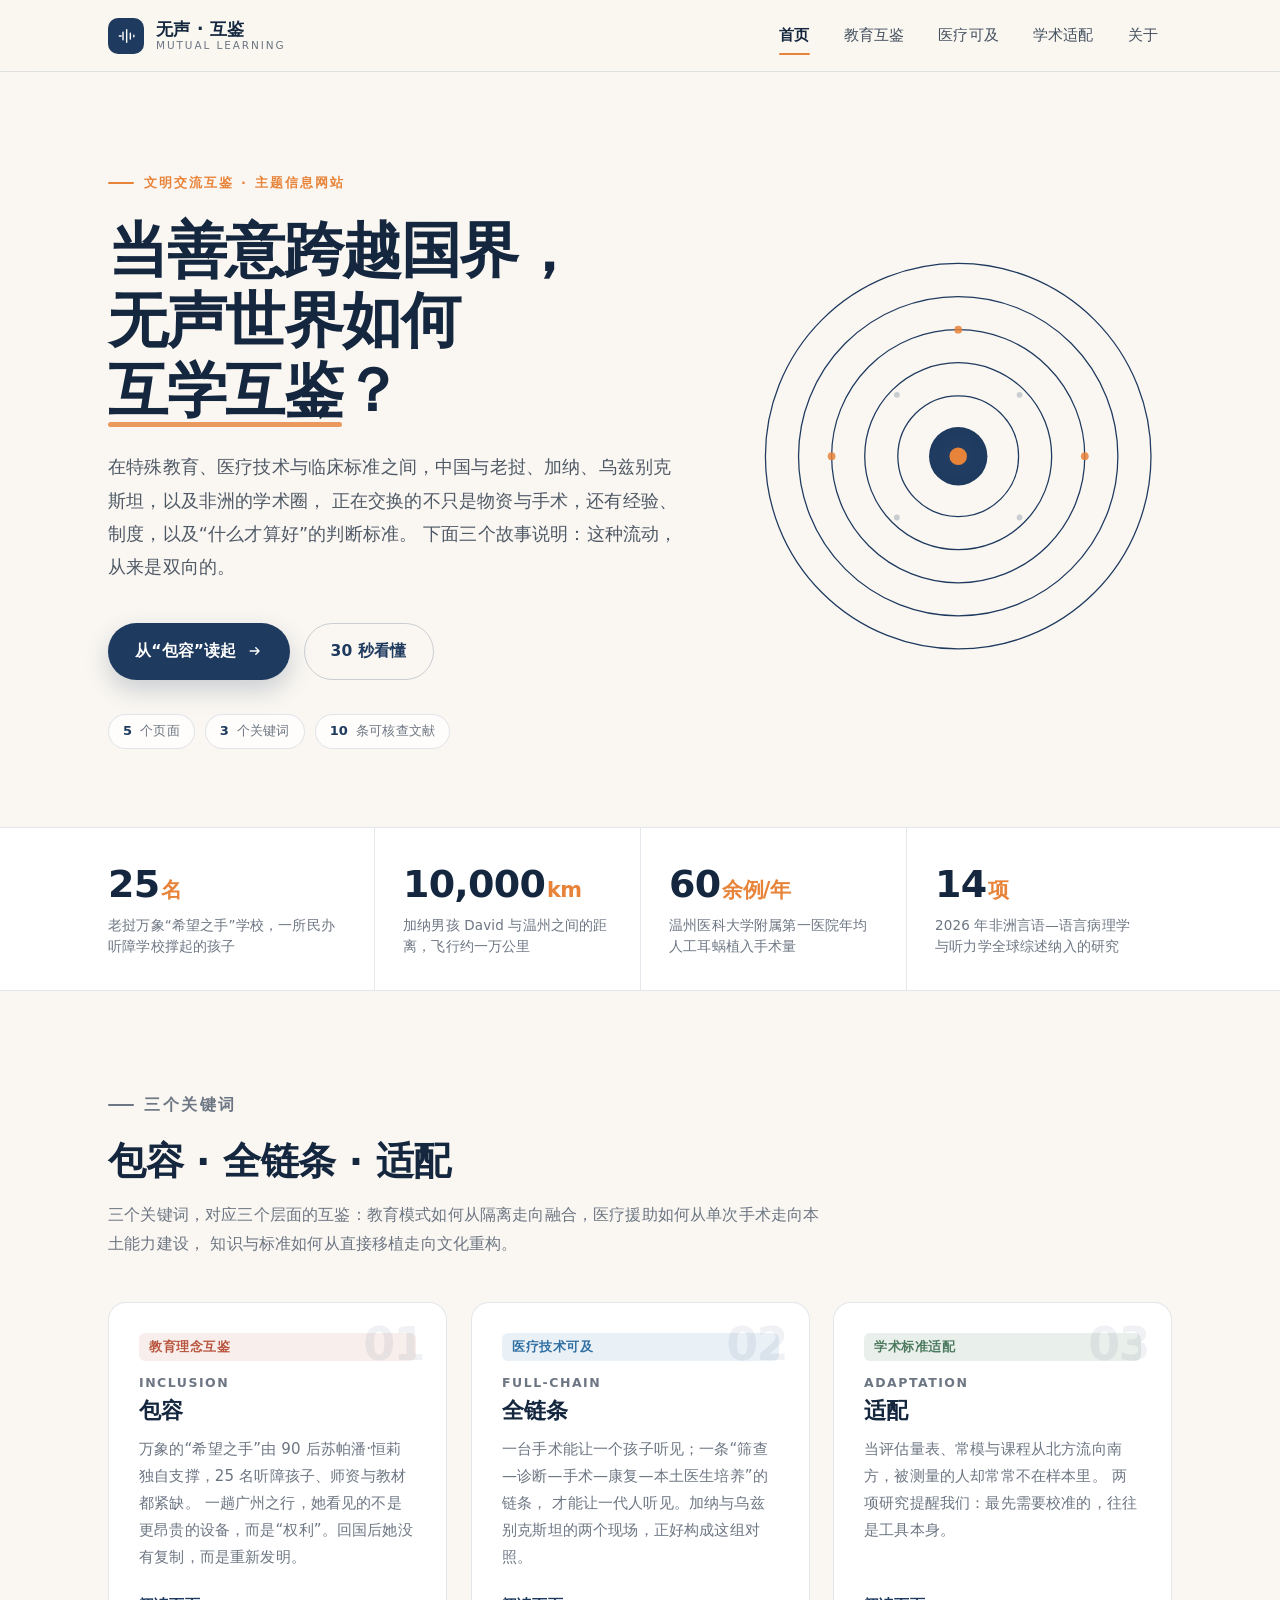
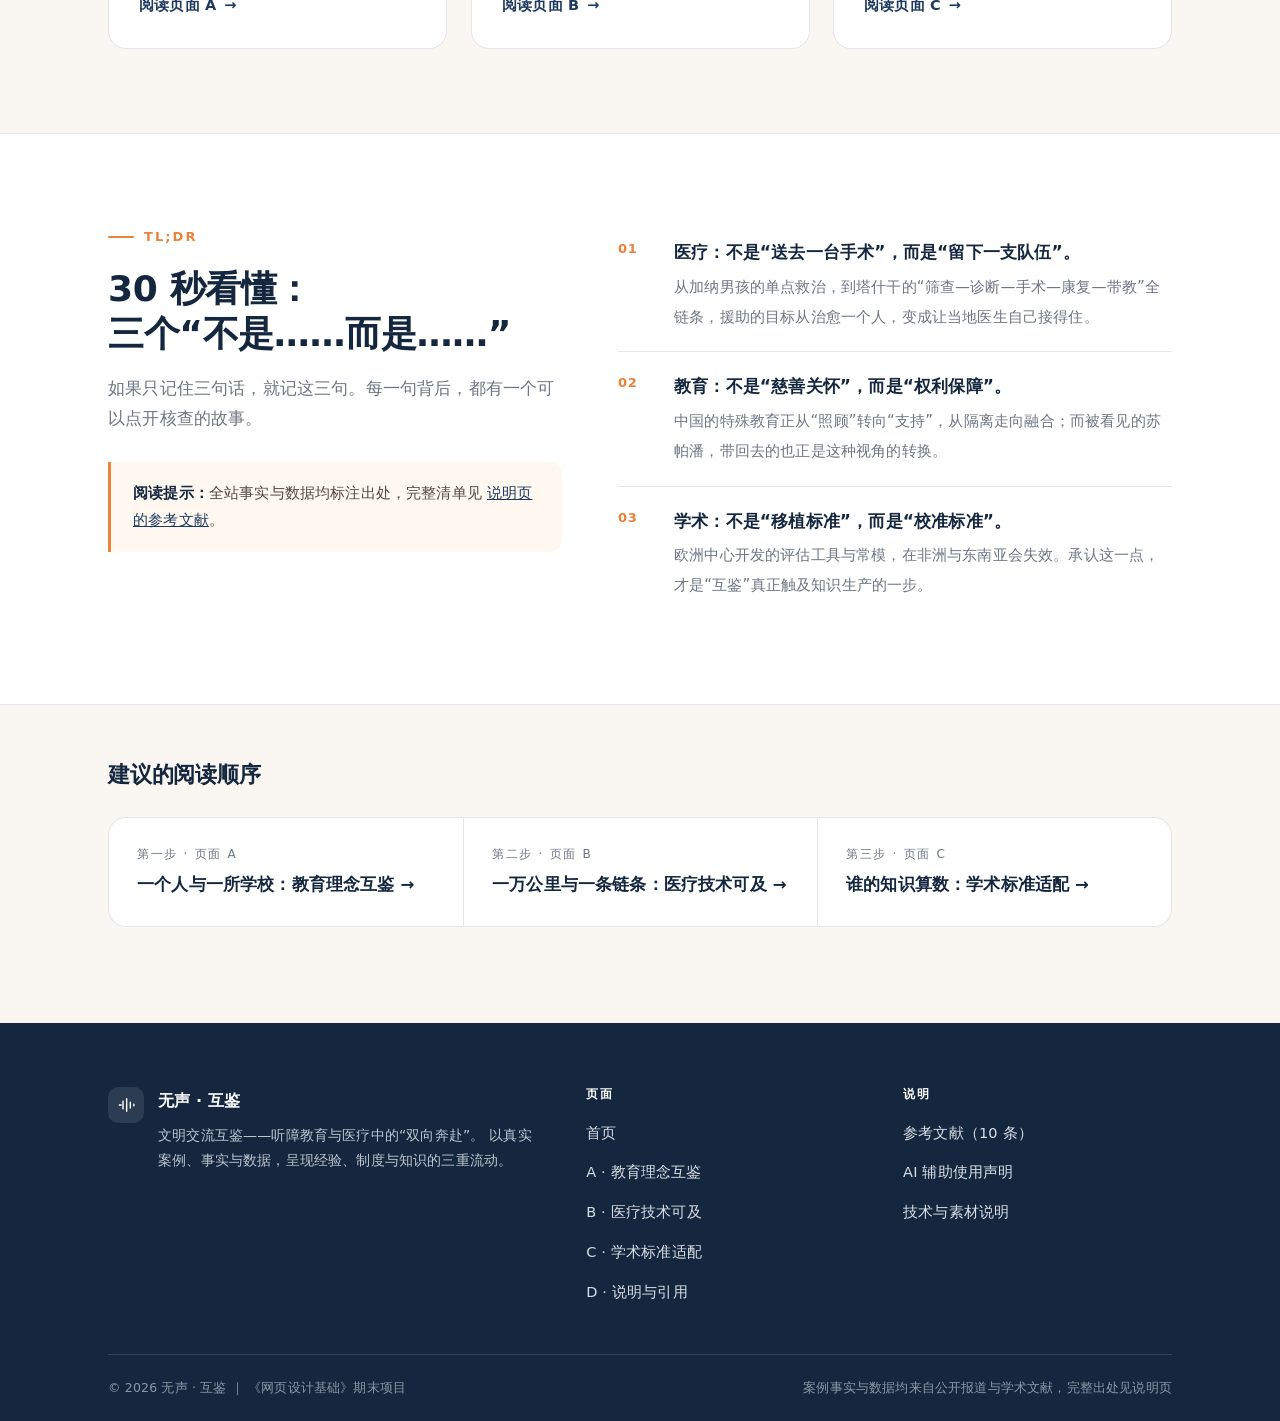
<file: index.html>
﻿<!DOCTYPE html>
<html lang="zh-CN">
<head>
<meta charset="UTF-8">
<meta name="viewport" content="width=device-width, initial-scale=1">
<title>无声 · 互鉴｜文明交流互鉴——听障教育与医疗中的“双向奔赴”</title>
<meta name="description" content="以“听障”为切口，呈现中国与老挝、加纳、乌兹别克斯坦及非洲学术圈之间，在特殊教育、医疗技术与临床标准三个层面的互学互鉴。">
<link rel="icon" href="assets/favicon.svg" type="image/svg+xml">
<link rel="stylesheet" href="css/style.css">
<script>document.documentElement.classList.add('js');</script>
</head>
<body>
<a class="skip-link" href="#main">跳到主要内容</a>

<header class="site-header">
  <div class="wrap">
    <a class="brand" href="index.html" aria-label="无声 · 互鉴，返回首页">
      <span class="brand__mark" aria-hidden="true">
        <svg viewBox="0 0 24 24" fill="none" stroke="#fff" stroke-width="1.7" stroke-linecap="round">
          <path d="M4 12h2.2M8.4 7.5v9M12.8 4.5v15M17.2 8.5v7M21.4 11v2"/>
        </svg>
      </span>
      <span class="brand__text">无声 · 互鉴<small>Mutual Learning</small></span>
    </a>

    <button class="nav-toggle" type="button" aria-expanded="false" aria-controls="site-nav" aria-label="打开导航菜单">
      <span></span><span></span><span></span>
    </button>

    <nav class="nav" id="site-nav" aria-label="主导航">
      <a href="index.html" aria-current="page">首页</a>
      <a href="education.html">教育互鉴</a>
      <a href="medical.html">医疗可及</a>
      <a href="knowledge.html">学术适配</a>
      <a href="about.html">关于</a>
    </nav>
  </div>
</header>

<main id="main">

  <!-- ================= 首屏 ================= -->
  <section class="hero">
    <div class="wrap hero__grid">
      <div class="hero__copy">
        <p class="eyebrow">文明交流互鉴 · 主题信息网站</p>
        <h1>当善意跨越国界，<br>无声世界如何<em>互学互鉴</em>？</h1>
        <p class="hero__lead">
          在特殊教育、医疗技术与临床标准之间，中国与老挝、加纳、乌兹别克斯坦，以及非洲的学术圈，
          正在交换的不只是物资与手术，还有经验、制度，以及“什么才算好”的判断标准。
          下面三个故事说明：这种流动，从来是双向的。
        </p>
        <div class="hero__actions">
          <a class="btn btn--primary" href="education.html">
            从“包容”读起
            <svg viewBox="0 0 20 20" fill="none" stroke="currentColor" stroke-width="1.8" stroke-linecap="round" stroke-linejoin="round" aria-hidden="true">
              <path d="M4 10h11M11 6l4 4-4 4"/>
            </svg>
          </a>
          <a class="btn btn--ghost" href="#tldr">30 秒看懂</a>
        </div>
        <div class="hero__meta">
          <span class="chip"><b>5</b> 个页面</span>
          <span class="chip"><b>3</b> 个关键词</span>
          <span class="chip"><b>10</b> 条可核查文献</span>
        </div>
      </div>

      <div class="hero__figure" aria-hidden="true">
        <svg viewBox="0 0 440 440" role="presentation">
          <defs>
            <radialGradient id="coreGrad" cx="50%" cy="50%" r="50%">
              <stop offset="0" stop-color="#243f63"/>
              <stop offset="100%" stop-color="#1F3A5F"/>
            </radialGradient>
          </defs>
          <g fill="none" stroke="#1F3A5F" stroke-width="1.3">
            <circle class="ring" cx="220" cy="220" r="62"/>
            <circle class="ring" cx="220" cy="220" r="96"/>
            <circle class="ring" cx="220" cy="220" r="130"/>
            <circle class="ring" cx="220" cy="220" r="164"/>
            <circle class="ring" cx="220" cy="220" r="198"/>
          </g>
          <circle cx="220" cy="220" r="30" fill="url(#coreGrad)"/>
          <circle cx="220" cy="220" r="9" fill="#E8833A"/>
          <g fill="#E8833A" opacity="0.85">
            <circle cx="220" cy="90" r="4"/>
            <circle cx="350" cy="220" r="4"/>
            <circle cx="90" cy="220" r="4"/>
          </g>
          <g fill="#1F3A5F" opacity="0.22">
            <circle cx="157" cy="157" r="3"/>
            <circle cx="283" cy="157" r="3"/>
            <circle cx="157" cy="283" r="3"/>
            <circle cx="283" cy="283" r="3"/>
          </g>
        </svg>
      </div>
    </div>
  </section>

  <!-- ================= 数据带 ================= -->
  <section class="stats" aria-label="关键数据">
    <div class="wrap stats__grid">
      <div class="stat">
        <span class="stat__num">25<span>名</span></span>
        <span class="stat__label">老挝万象“希望之手”学校，一所民办听障学校撑起的孩子</span>
      </div>
      <div class="stat">
        <span class="stat__num">10,000<span>km</span></span>
        <span class="stat__label">加纳男孩 David 与温州之间的距离，飞行约一万公里</span>
      </div>
      <div class="stat">
        <span class="stat__num">60<span>余例/年</span></span>
        <span class="stat__label">温州医科大学附属第一医院年均人工耳蜗植入手术量</span>
      </div>
      <div class="stat">
        <span class="stat__num">14<span>项</span></span>
        <span class="stat__label">2026 年非洲言语—语言病理学与听力学全球综述纳入的研究</span>
      </div>
    </div>
  </section>

  <!-- ================= 三个关键词 ================= -->
  <section class="section" id="keywords">
    <div class="wrap">
      <div class="section-head reveal">
        <p class="eyebrow">三个关键词</p>
        <h2>包容 · 全链条 · 适配</h2>
        <p>
          三个关键词，对应三个层面的互鉴：教育模式如何从隔离走向融合，医疗援助如何从单次手术走向本土能力建设，
          知识与标准如何从直接移植走向文化重构。
        </p>
      </div>

      <div class="entries">
        <a class="card entry entry--edu reveal" href="education.html" data-delay="0">
          <span class="entry__index" aria-hidden="true">01</span>
          <span class="tag tag--edu">教育理念互鉴</span>
          <h3 class="entry__key"><i>Inclusion</i>包容</h3>
          <p class="entry__desc">
            万象的“希望之手”由 90 后苏帕潘·恒莉独自支撑，25 名听障孩子、师资与教材都紧缺。
            一趟广州之行，她看见的不是更昂贵的设备，而是“权利”。回国后她没有复制，而是重新发明。
          </p>
          <span class="entry__link">阅读页面 A</span>
        </a>

        <a class="card entry entry--med reveal" href="medical.html" data-delay="90">
          <span class="entry__index" aria-hidden="true">02</span>
          <span class="tag tag--med">医疗技术可及</span>
          <h3 class="entry__key"><i>Full-chain</i>全链条</h3>
          <p class="entry__desc">
            一台手术能让一个孩子听见；一条“筛查—诊断—手术—康复—本土医生培养”的链条，
            才能让一代人听见。加纳与乌兹别克斯坦的两个现场，正好构成这组对照。
          </p>
          <span class="entry__link">阅读页面 B</span>
        </a>

        <a class="card entry entry--aca reveal" href="knowledge.html" data-delay="180">
          <span class="entry__index" aria-hidden="true">03</span>
          <span class="tag tag--aca">学术标准适配</span>
          <h3 class="entry__key"><i>Adaptation</i>适配</h3>
          <p class="entry__desc">
            当评估量表、常模与课程从北方流向南方，被测量的人却常常不在样本里。
            两项研究提醒我们：最先需要校准的，往往是工具本身。
          </p>
          <span class="entry__link">阅读页面 C</span>
        </a>
      </div>
    </div>
  </section>

  <!-- ================= 30 秒看懂 ================= -->
  <section class="section section--tint" id="tldr">
    <div class="wrap tldr">
      <div class="reveal">
        <p class="eyebrow">TL;DR</p>
        <h2 style="margin-top:18px;font-size:clamp(26px,3.2vw,36px);">30 秒看懂：<br>三个“不是……而是……”</h2>
        <p style="margin-top:18px;color:var(--muted);">
          如果只记住三句话，就记这三句。每一句背后，都有一个可以点开核查的故事。
        </p>
        <p class="note" style="margin-top:28px;">
          <b>阅读提示：</b>全站事实与数据均标注出处，完整清单见
          <a href="about.html#refs" style="text-decoration:underline;">说明页的参考文献</a>。
        </p>
      </div>

      <ol class="tldr__list reveal" data-delay="120">
        <li>
          <b>医疗：不是“送去一台手术”，而是“留下一支队伍”。</b>
          <span>从加纳男孩的单点救治，到塔什干的“筛查—诊断—手术—康复—带教”全链条，援助的目标从治愈一个人，变成让当地医生自己接得住。</span>
        </li>
        <li>
          <b>教育：不是“慈善关怀”，而是“权利保障”。</b>
          <span>中国的特殊教育正从“照顾”转向“支持”，从隔离走向融合；而被看见的苏帕潘，带回去的也正是这种视角的转换。</span>
        </li>
        <li>
          <b>学术：不是“移植标准”，而是“校准标准”。</b>
          <span>欧洲中心开发的评估工具与常模，在非洲与东南亚会失效。承认这一点，才是“互鉴”真正触及知识生产的一步。</span>
        </li>
      </ol>
    </div>
  </section>

  <!-- ================= 阅读路径 ================= -->
  <section class="section--tight section">
    <div class="wrap">
      <div class="section-head reveal" style="margin-bottom:28px;">
        <h2 style="font-size:22px;margin:0;">建议的阅读顺序</h2>
      </div>
      <nav class="path reveal" aria-label="页面导读">
        <a href="education.html">
          <small>第一步 · 页面 A</small>
          <strong>一个人与一所学校：教育理念互鉴 →</strong>
        </a>
        <a href="medical.html">
          <small>第二步 · 页面 B</small>
          <strong>一万公里与一条链条：医疗技术可及 →</strong>
        </a>
        <a href="knowledge.html">
          <small>第三步 · 页面 C</small>
          <strong>谁的知识算数：学术标准适配 →</strong>
        </a>
      </nav>
    </div>
  </section>

</main>

<footer class="site-footer">
  <div class="wrap">
    <div class="footer__grid">
      <div class="footer__brand">
        <span class="brand__mark" aria-hidden="true">
          <svg viewBox="0 0 24 24" fill="none" stroke="#fff" stroke-width="1.7" stroke-linecap="round">
            <path d="M4 12h2.2M8.4 7.5v9M12.8 4.5v15M17.2 8.5v7M21.4 11v2"/>
          </svg>
        </span>
        <div>
          <strong>无声 · 互鉴</strong>
          <p>
            文明交流互鉴——听障教育与医疗中的“双向奔赴”。
            以真实案例、事实与数据，呈现经验、制度与知识的三重流动。
          </p>
        </div>
      </div>

      <div class="footer__col">
        <h4>页面</h4>
        <ul>
          <li><a href="index.html">首页</a></li>
          <li><a href="education.html">A · 教育理念互鉴</a></li>
          <li><a href="medical.html">B · 医疗技术可及</a></li>
          <li><a href="knowledge.html">C · 学术标准适配</a></li>
          <li><a href="about.html">D · 说明与引用</a></li>
        </ul>
      </div>

      <div class="footer__col">
        <h4>说明</h4>
        <ul>
          <li><a href="about.html#refs">参考文献（10 条）</a></li>
          <li><a href="about.html#ai">AI 辅助使用声明</a></li>
          <li><a href="about.html#tech">技术与素材说明</a></li>
        </ul>
      </div>
    </div>

    <div class="footer__bottom">
      <span>© <span data-year>2026</span> 无声 · 互鉴 ｜ 《网页设计基础》期末项目</span>
      <span>案例事实与数据均来自公开报道与学术文献，完整出处见说明页</span>
    </div>
  </div>
</footer>

<button class="to-top" type="button" aria-label="回到页面顶部">
  <svg width="18" height="18" viewBox="0 0 20 20" fill="none" stroke="currentColor" stroke-width="1.8" stroke-linecap="round" stroke-linejoin="round" aria-hidden="true">
    <path d="M10 16V5M5 10l5-5 5 5"/>
  </svg>
</button>

<script src="js/main.js"></script>
</body>
</html>
</file>
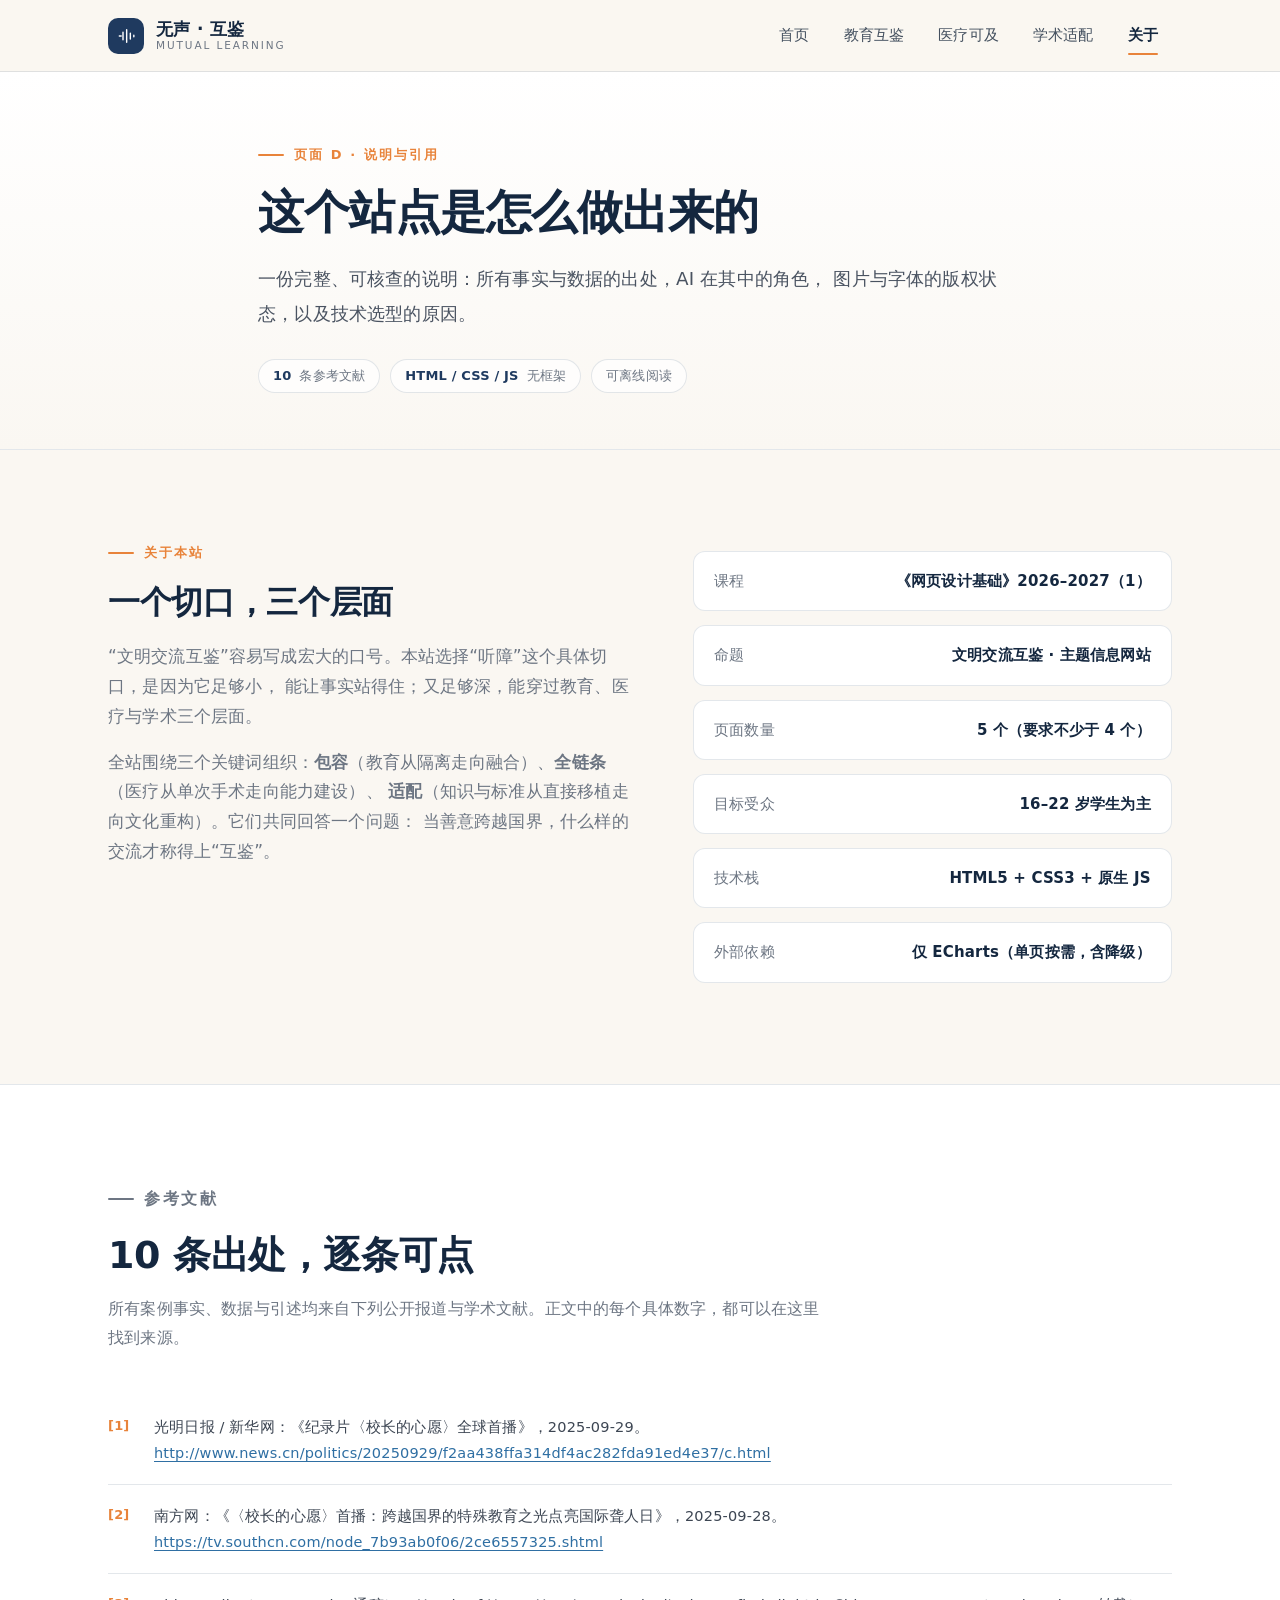
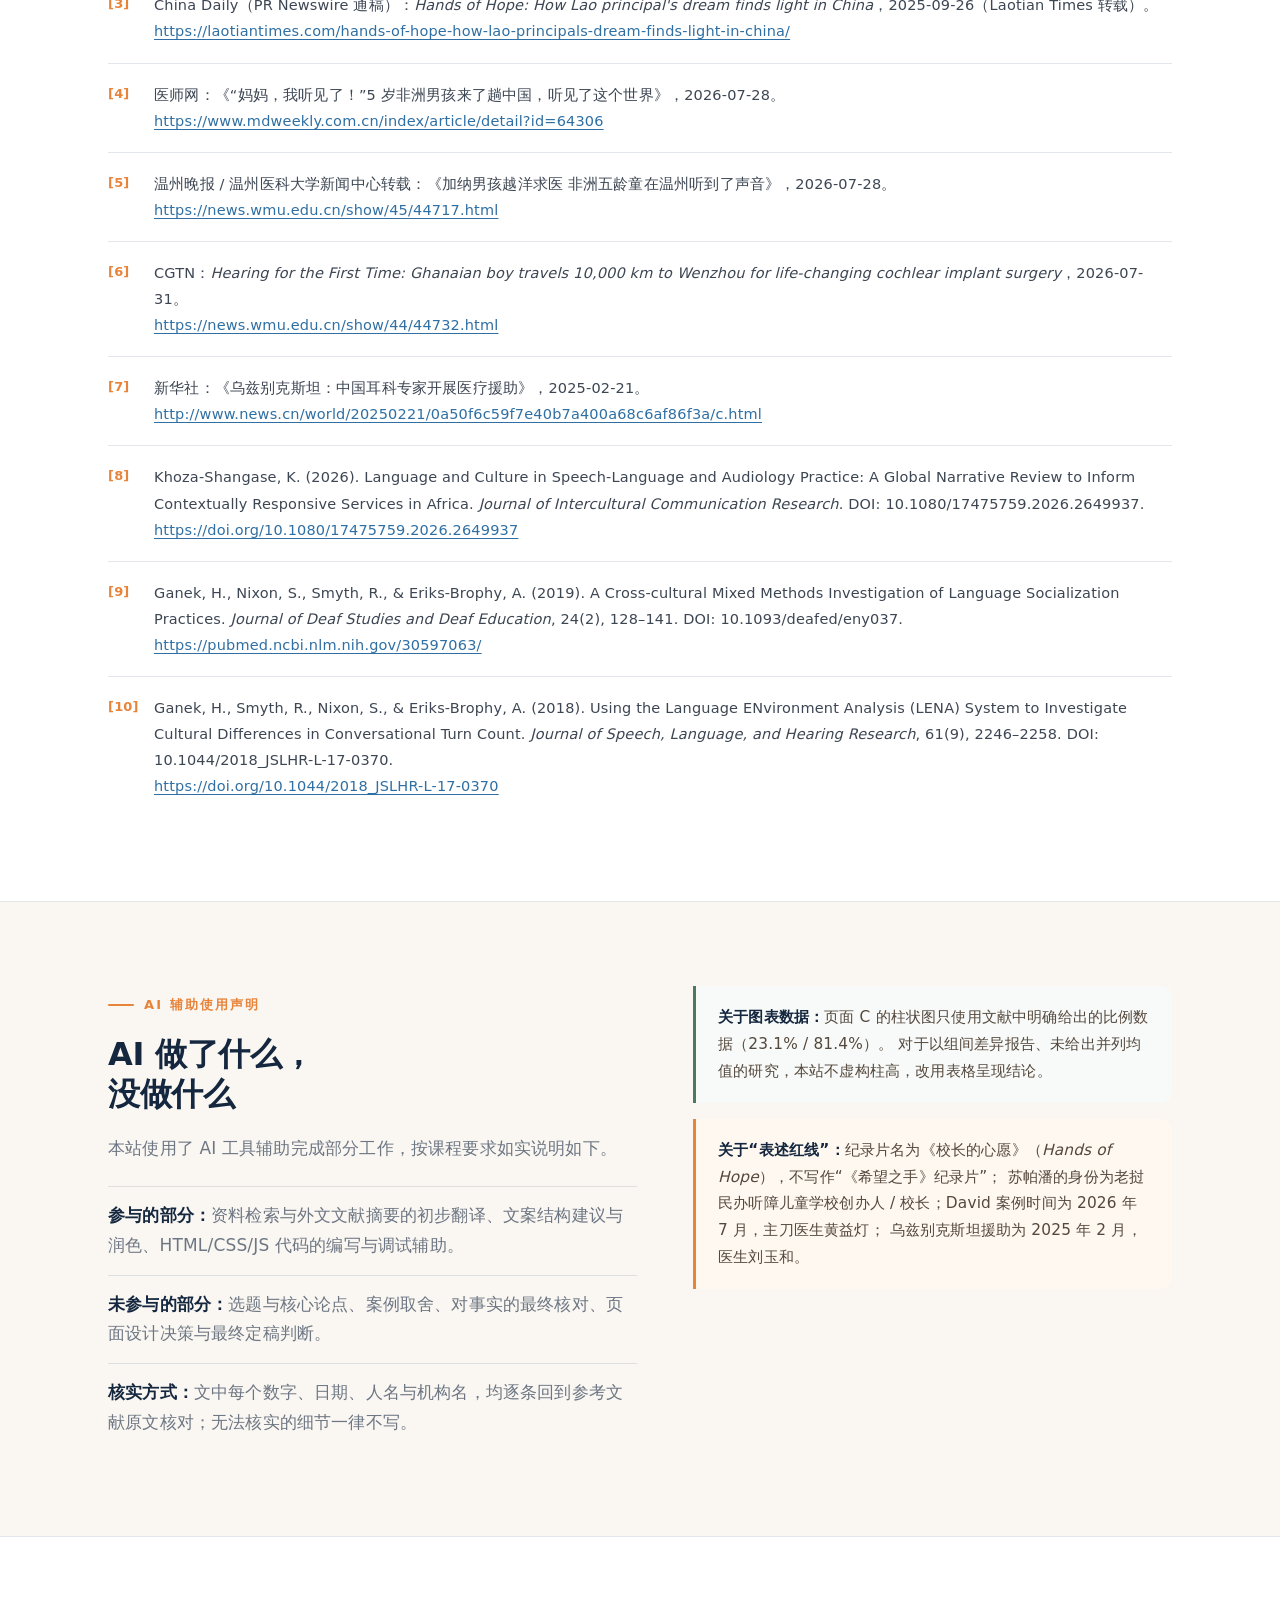
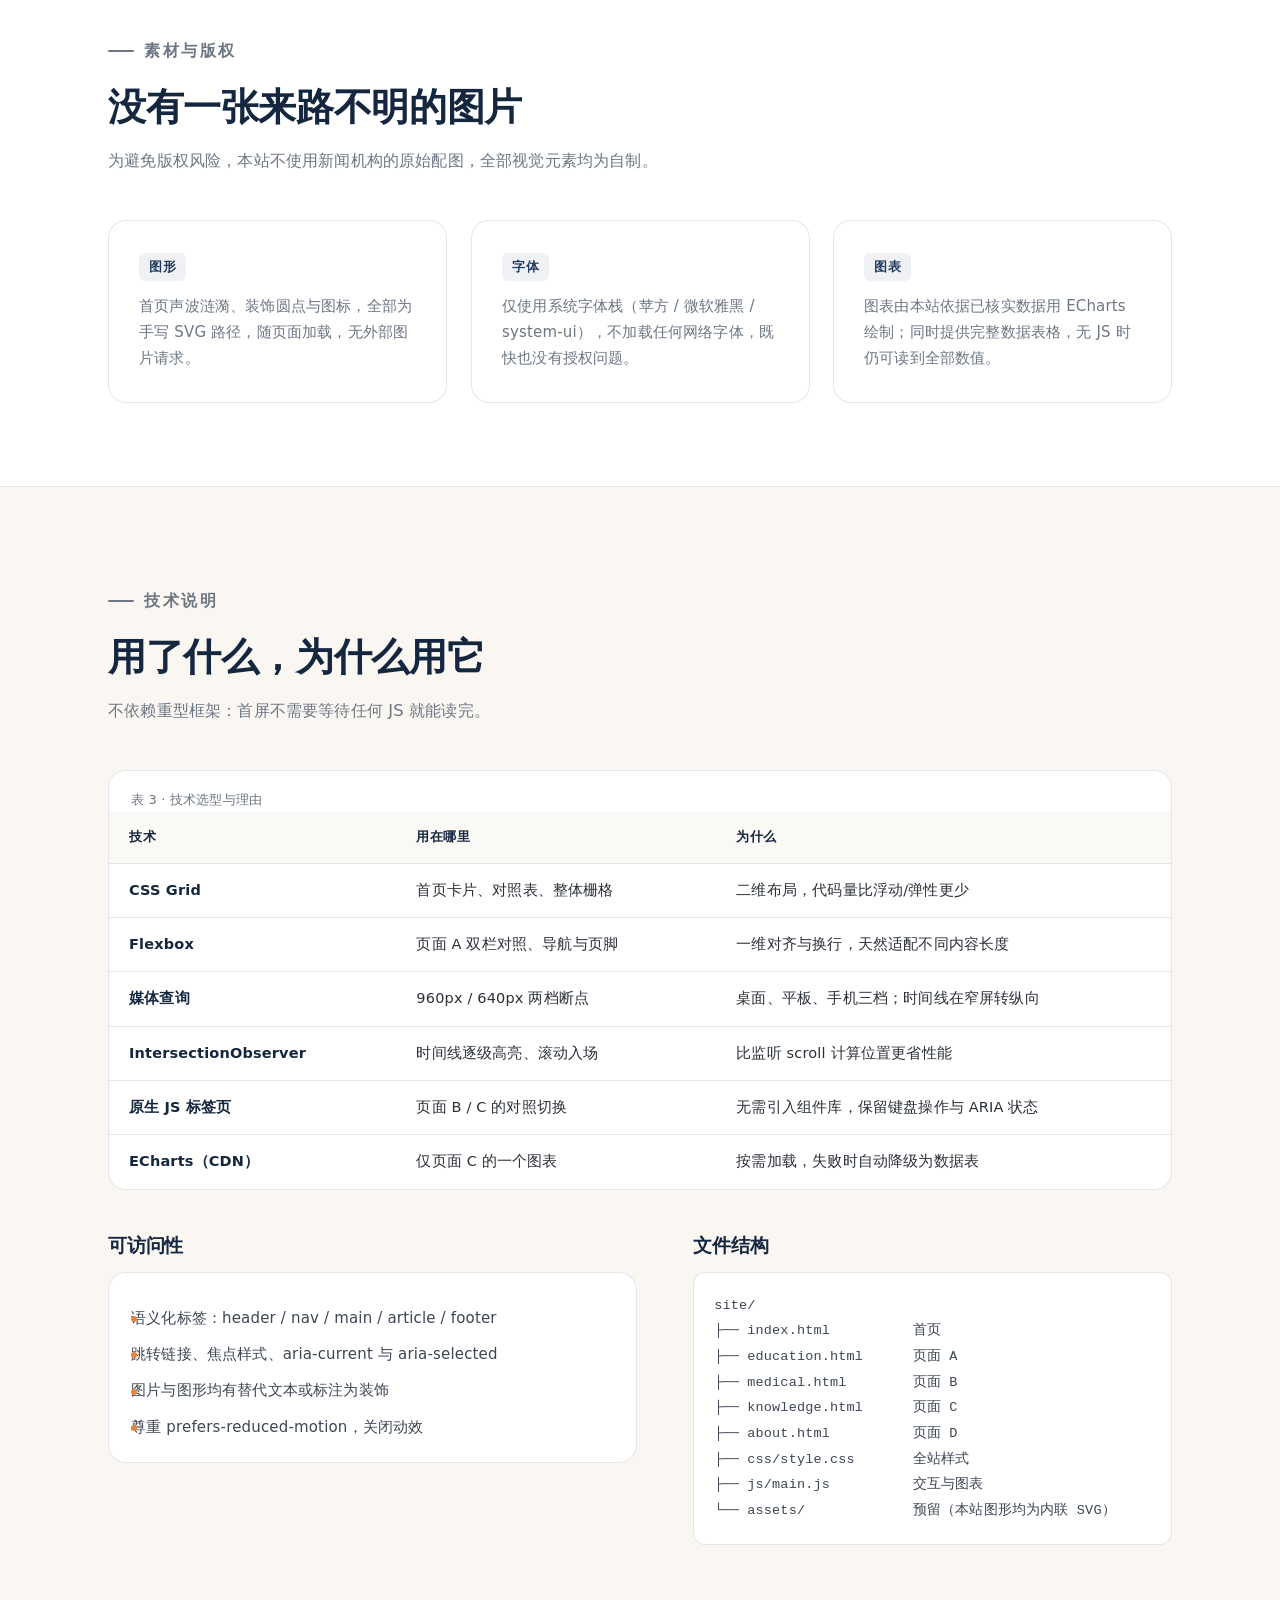
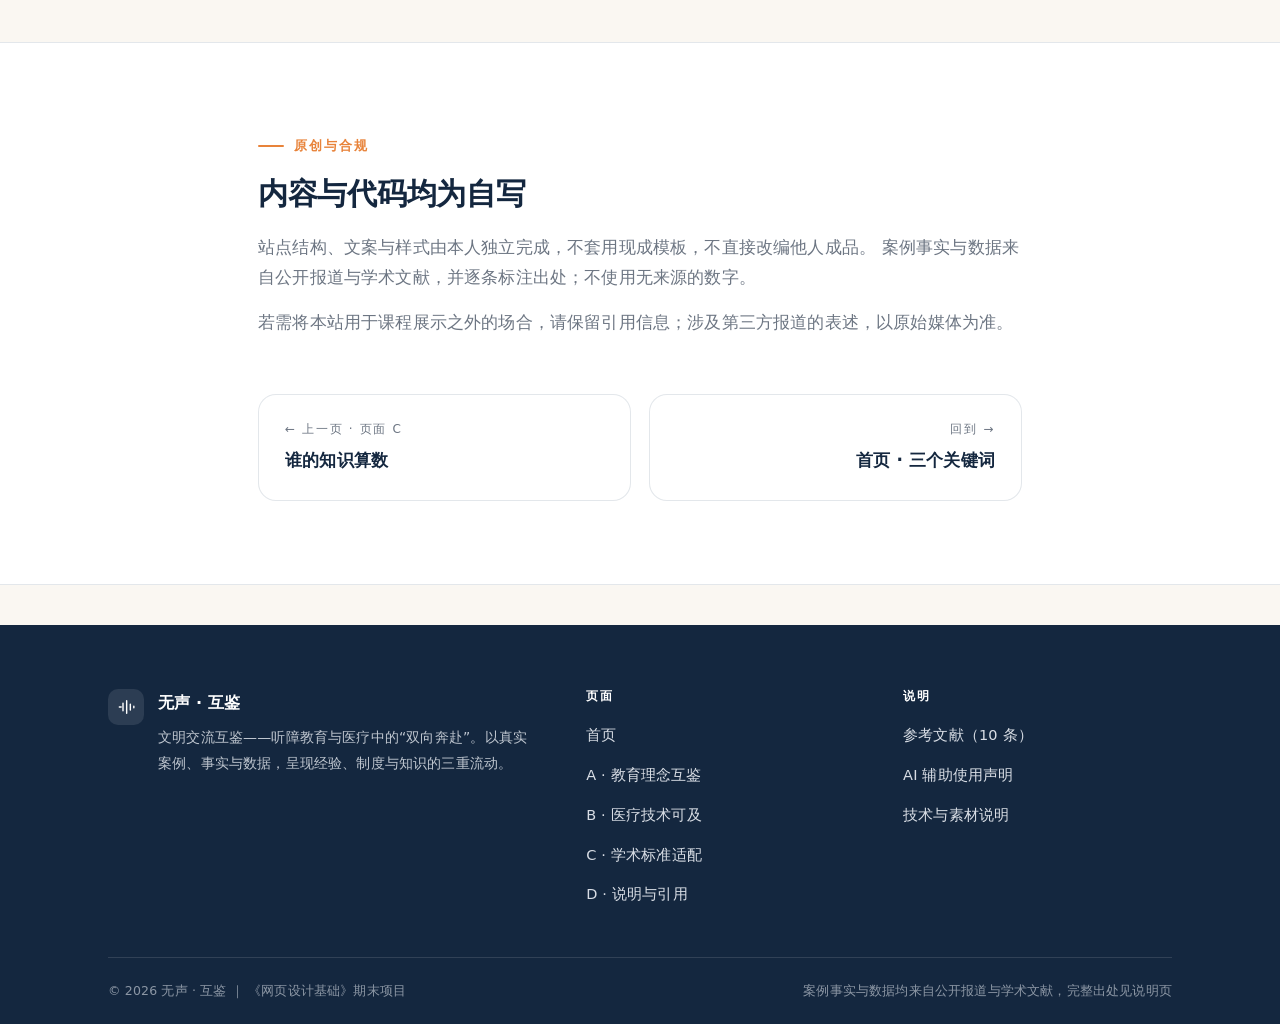
<file: about.html>
﻿<!DOCTYPE html>
<html lang="zh-CN">
<head>
<meta charset="UTF-8">
<meta name="viewport" content="width=device-width, initial-scale=1">
<title>说明与引用｜参考文献、AI 声明、素材与技术 — 无声 · 互鉴</title>
<meta name="description" content="本站的参考文献完整清单、AI 辅助使用声明、素材版权说明与技术实现说明。">
<link rel="icon" href="assets/favicon.svg" type="image/svg+xml">
<link rel="stylesheet" href="css/style.css">
<script>document.documentElement.classList.add('js');</script>
</head>
<body>
<a class="skip-link" href="#main">跳到主要内容</a>

<header class="site-header">
  <div class="wrap">
    <a class="brand" href="index.html" aria-label="无声 · 互鉴，返回首页">
      <span class="brand__mark" aria-hidden="true">
        <svg viewBox="0 0 24 24" fill="none" stroke="#fff" stroke-width="1.7" stroke-linecap="round">
          <path d="M4 12h2.2M8.4 7.5v9M12.8 4.5v15M17.2 8.5v7M21.4 11v2"/>
        </svg>
      </span>
      <span class="brand__text">无声 · 互鉴<small>Mutual Learning</small></span>
    </a>
    <button class="nav-toggle" type="button" aria-expanded="false" aria-controls="site-nav" aria-label="打开导航菜单">
      <span></span><span></span><span></span>
    </button>
    <nav class="nav" id="site-nav" aria-label="主导航">
      <a href="index.html">首页</a>
      <a href="education.html">教育互鉴</a>
      <a href="medical.html">医疗可及</a>
      <a href="knowledge.html">学术适配</a>
      <a href="about.html" aria-current="page">关于</a>
    </nav>
  </div>
</header>

<main id="main">

  <section class="page-hero">
    <div class="wrap page-hero__inner">
      <p class="eyebrow">页面 D · 说明与引用</p>
      <h1>这个站点是怎么做出来的</h1>
      <p class="lead">
        一份完整、可核查的说明：所有事实与数据的出处，AI 在其中的角色，
        图片与字体的版权状态，以及技术选型的原因。
      </p>
      <div class="page-hero__meta">
        <span class="chip"><b>10</b> 条参考文献</span>
        <span class="chip"><b>HTML / CSS / JS</b> 无框架</span>
        <span class="chip">可离线阅读</span>
      </div>
    </div>
  </section>

  <!-- 关于 -->
  <section class="section">
    <div class="wrap split">
      <div class="prose reveal">
        <p class="eyebrow">关于本站</p>
        <h2 style="margin-top:18px;font-size:clamp(24px,3vw,32px);">一个切口，三个层面</h2>
        <p style="margin-top:20px;color:var(--muted);">
          “文明交流互鉴”容易写成宏大的口号。本站选择“听障”这个具体切口，是因为它足够小，
          能让事实站得住；又足够深，能穿过教育、医疗与学术三个层面。
        </p>
        <p style="margin-top:16px;color:var(--muted);">
          全站围绕三个关键词组织：<b>包容</b>（教育从隔离走向融合）、<b>全链条</b>（医疗从单次手术走向能力建设）、
          <b>适配</b>（知识与标准从直接移植走向文化重构）。它们共同回答一个问题：
          当善意跨越国界，什么样的交流才称得上“互鉴”。
        </p>
      </div>

      <div class="reveal" data-delay="120">
        <dl class="facts">
          <div class="fact"><dt>课程</dt><dd>《网页设计基础》2026–2027（1）</dd></div>
          <div class="fact"><dt>命题</dt><dd>文明交流互鉴 · 主题信息网站</dd></div>
          <div class="fact"><dt>页面数量</dt><dd>5 个（要求不少于 4 个）</dd></div>
          <div class="fact"><dt>目标受众</dt><dd>16–22 岁学生为主</dd></div>
          <div class="fact"><dt>技术栈</dt><dd>HTML5 + CSS3 + 原生 JS</dd></div>
          <div class="fact"><dt>外部依赖</dt><dd>仅 ECharts（单页按需，含降级）</dd></div>
        </dl>
      </div>
    </div>
  </section>

  <!-- 参考文献 -->
  <section class="section section--tint" id="refs">
    <div class="wrap">
      <div class="section-head reveal">
        <p class="eyebrow">参考文献</p>
        <h2>10 条出处，逐条可点</h2>
        <p>
          所有案例事实、数据与引述均来自下列公开报道与学术文献。正文中的每个具体数字，都可以在这里找到来源。
        </p>
      </div>

      <ol class="refs reveal">
        <li>
          光明日报 / 新华网：《纪录片〈校长的心愿〉全球首播》，2025-09-29。
          <br><a href="http://www.news.cn/politics/20250929/f2aa438ffa314df4ac282fda91ed4e37/c.html" target="_blank" rel="noopener noreferrer">http://www.news.cn/politics/20250929/f2aa438ffa314df4ac282fda91ed4e37/c.html</a>
        </li>
        <li>
          南方网：《〈校长的心愿〉首播：跨越国界的特殊教育之光点亮国际聋人日》，2025-09-28。
          <br><a href="https://tv.southcn.com/node_7b93ab0f06/2ce6557325.shtml" target="_blank" rel="noopener noreferrer">https://tv.southcn.com/node_7b93ab0f06/2ce6557325.shtml</a>
        </li>
        <li>
          China Daily（PR Newswire 通稿）：<i>Hands of Hope: How Lao principal's dream finds light in China</i>，2025-09-26（Laotian Times 转载）。
          <br><a href="https://laotiantimes.com/hands-of-hope-how-lao-principals-dream-finds-light-in-china/" target="_blank" rel="noopener noreferrer">https://laotiantimes.com/hands-of-hope-how-lao-principals-dream-finds-light-in-china/</a>
        </li>
        <li>
          医师网：《“妈妈，我听见了！”5 岁非洲男孩来了趟中国，听见了这个世界》，2026-07-28。
          <br><a href="https://www.mdweekly.com.cn/index/article/detail?id=64306" target="_blank" rel="noopener noreferrer">https://www.mdweekly.com.cn/index/article/detail?id=64306</a>
        </li>
        <li>
          温州晚报 / 温州医科大学新闻中心转载：《加纳男孩越洋求医 非洲五龄童在温州听到了声音》，2026-07-28。
          <br><a href="https://news.wmu.edu.cn/show/45/44717.html" target="_blank" rel="noopener noreferrer">https://news.wmu.edu.cn/show/45/44717.html</a>
        </li>
        <li>
          CGTN：<i>Hearing for the First Time: Ghanaian boy travels 10,000 km to Wenzhou for life-changing cochlear implant surgery</i>，2026-07-31。
          <br><a href="https://news.wmu.edu.cn/show/44/44732.html" target="_blank" rel="noopener noreferrer">https://news.wmu.edu.cn/show/44/44732.html</a>
        </li>
        <li>
          新华社：《乌兹别克斯坦：中国耳科专家开展医疗援助》，2025-02-21。
          <br><a href="http://www.news.cn/world/20250221/0a50f6c59f7e40b7a400a68c6af86f3a/c.html" target="_blank" rel="noopener noreferrer">http://www.news.cn/world/20250221/0a50f6c59f7e40b7a400a68c6af86f3a/c.html</a>
        </li>
        <li>
          Khoza-Shangase, K. (2026). Language and Culture in Speech-Language and Audiology Practice: A Global Narrative Review to Inform Contextually Responsive Services in Africa. <i>Journal of Intercultural Communication Research</i>. DOI: 10.1080/17475759.2026.2649937.
          <br><a href="https://doi.org/10.1080/17475759.2026.2649937" target="_blank" rel="noopener noreferrer">https://doi.org/10.1080/17475759.2026.2649937</a>
        </li>
        <li>
          Ganek, H., Nixon, S., Smyth, R., &amp; Eriks-Brophy, A. (2019). A Cross-cultural Mixed Methods Investigation of Language Socialization Practices. <i>Journal of Deaf Studies and Deaf Education</i>, 24(2), 128–141. DOI: 10.1093/deafed/eny037.
          <br><a href="https://pubmed.ncbi.nlm.nih.gov/30597063/" target="_blank" rel="noopener noreferrer">https://pubmed.ncbi.nlm.nih.gov/30597063/</a>
        </li>
        <li>
          Ganek, H., Smyth, R., Nixon, S., &amp; Eriks-Brophy, A. (2018). Using the Language ENvironment Analysis (LENA) System to Investigate Cultural Differences in Conversational Turn Count. <i>Journal of Speech, Language, and Hearing Research</i>, 61(9), 2246–2258. DOI: 10.1044/2018_JSLHR-L-17-0370.
          <br><a href="https://doi.org/10.1044/2018_JSLHR-L-17-0370" target="_blank" rel="noopener noreferrer">https://doi.org/10.1044/2018_JSLHR-L-17-0370</a>
        </li>
      </ol>
    </div>
  </section>

  <!-- AI 声明 -->
  <section class="section" id="ai">
    <div class="wrap split">
      <div class="prose reveal">
        <p class="eyebrow">AI 辅助使用声明</p>
        <h2 style="margin-top:18px;font-size:clamp(24px,3vw,32px);">AI 做了什么，<br>没做什么</h2>
        <p style="margin-top:20px;color:var(--muted);">
          本站使用了 AI 工具辅助完成部分工作，按课程要求如实说明如下。
        </p>
        <ul style="margin-top:22px;">
          <li style="padding:14px 0;border-top:1px solid var(--line);color:var(--muted);">
            <b style="color:var(--ink-deep);">参与的部分：</b>资料检索与外文文献摘要的初步翻译、文案结构建议与润色、HTML/CSS/JS 代码的编写与调试辅助。
          </li>
          <li style="padding:14px 0;border-top:1px solid var(--line);color:var(--muted);">
            <b style="color:var(--ink-deep);">未参与的部分：</b>选题与核心论点、案例取舍、对事实的最终核对、页面设计决策与最终定稿判断。
          </li>
          <li style="padding:14px 0;border-top:1px solid var(--line);color:var(--muted);">
            <b style="color:var(--ink-deep);">核实方式：</b>文中每个数字、日期、人名与机构名，均逐条回到参考文献原文核对；无法核实的细节一律不写。
          </li>
        </ul>
      </div>

      <div class="reveal" data-delay="120">
        <div class="note" style="background:#f7faf8;border-left-color:var(--aca);">
          <b>关于图表数据：</b>页面 C 的柱状图只使用文献中明确给出的比例数据（23.1% / 81.4%）。
          对于以组间差异报告、未给出并列均值的研究，本站不虚构柱高，改用表格呈现结论。
        </div>
        <div class="note" style="margin-top:16px;">
          <b>关于“表述红线”：</b>纪录片名为《校长的心愿》（<i>Hands of Hope</i>），不写作“《希望之手》纪录片”；
          苏帕潘的身份为老挝民办听障儿童学校创办人 / 校长；David 案例时间为 2026 年 7 月，主刀医生黄益灯；
          乌兹别克斯坦援助为 2025 年 2 月，医生刘玉和。
        </div>
      </div>
    </div>
  </section>

  <!-- 素材与版权 -->
  <section class="section section--tint" id="assets">
    <div class="wrap">
      <div class="section-head reveal">
        <p class="eyebrow">素材与版权</p>
        <h2>没有一张来路不明的图片</h2>
        <p>为避免版权风险，本站不使用新闻机构的原始配图，全部视觉元素均为自制。</p>
      </div>

      <div class="entries">
        <div class="card reveal">
          <span class="tag">图形</span>
          <p style="margin-top:12px;color:var(--muted);font-size:15px;">
            首页声波涟漪、装饰圆点与图标，全部为手写 SVG 路径，随页面加载，无外部图片请求。
          </p>
        </div>
        <div class="card reveal" data-delay="90">
          <span class="tag">字体</span>
          <p style="margin-top:12px;color:var(--muted);font-size:15px;">
            仅使用系统字体栈（苹方 / 微软雅黑 / system-ui），不加载任何网络字体，既快也没有授权问题。
          </p>
        </div>
        <div class="card reveal" data-delay="180">
          <span class="tag">图表</span>
          <p style="margin-top:12px;color:var(--muted);font-size:15px;">
            图表由本站依据已核实数据用 ECharts 绘制；同时提供完整数据表格，无 JS 时仍可读到全部数值。
          </p>
        </div>
      </div>
    </div>
  </section>

  <!-- 技术说明 -->
  <section class="section" id="tech">
    <div class="wrap">
      <div class="section-head reveal">
        <p class="eyebrow">技术说明</p>
        <h2>用了什么，为什么用它</h2>
        <p>不依赖重型框架：首屏不需要等待任何 JS 就能读完。</p>
      </div>

      <div class="table-wrap reveal">
        <table>
          <caption>表 3 · 技术选型与理由</caption>
          <thead>
            <tr><th scope="col">技术</th><th scope="col">用在哪里</th><th scope="col">为什么</th></tr>
          </thead>
          <tbody>
            <tr><th scope="row">CSS Grid</th><td>首页卡片、对照表、整体栅格</td><td>二维布局，代码量比浮动/弹性更少</td></tr>
            <tr><th scope="row">Flexbox</th><td>页面 A 双栏对照、导航与页脚</td><td>一维对齐与换行，天然适配不同内容长度</td></tr>
            <tr><th scope="row">媒体查询</th><td>960px / 640px 两档断点</td><td>桌面、平板、手机三档；时间线在窄屏转纵向</td></tr>
            <tr><th scope="row">IntersectionObserver</th><td>时间线逐级高亮、滚动入场</td><td>比监听 scroll 计算位置更省性能</td></tr>
            <tr><th scope="row">原生 JS 标签页</th><td>页面 B / C 的对照切换</td><td>无需引入组件库，保留键盘操作与 ARIA 状态</td></tr>
            <tr><th scope="row">ECharts（CDN）</th><td>仅页面 C 的一个图表</td><td>按需加载，失败时自动降级为数据表</td></tr>
          </tbody>
        </table>
      </div>

      <div class="split reveal" style="margin-top:44px;">
        <div>
          <h3 style="font-size:19px;">可访问性</h3>
          <ul class="tab-card" style="margin-top:14px;padding:22px;">
            <li style="padding-left:0;">语义化标签：header / nav / main / article / footer</li>
            <li style="padding-left:0;">跳转链接、焦点样式、aria-current 与 aria-selected</li>
            <li style="padding-left:0;">图片与图形均有替代文本或标注为装饰</li>
            <li style="padding-left:0;">尊重 prefers-reduced-motion，关闭动效</li>
          </ul>
        </div>
        <div>
          <h3 style="font-size:19px;">文件结构</h3>
          <pre style="margin-top:14px;background:#fff;border:1px solid var(--line);border-radius:var(--radius-sm);padding:20px;font-size:13.5px;line-height:1.9;color:#3d4653;overflow:auto;"><code>site/
├── index.html          首页
├── education.html      页面 A
├── medical.html        页面 B
├── knowledge.html      页面 C
├── about.html          页面 D
├── css/style.css       全站样式
├── js/main.js          交互与图表
└── assets/             预留（本站图形均为内联 SVG）</code></pre>
        </div>
      </div>
    </div>
  </section>

  <!-- 原创声明 -->
  <section class="section section--tint">
    <div class="wrap prose reveal" style="max-width:820px;">
      <p class="eyebrow">原创与合规</p>
      <h2 style="margin-top:18px;font-size:clamp(22px,2.8vw,30px);">内容与代码均为自写</h2>
      <p style="margin-top:20px;color:var(--muted);">
        站点结构、文案与样式由本人独立完成，不套用现成模板，不直接改编他人成品。
        案例事实与数据来自公开报道与学术文献，并逐条标注出处；不使用无来源的数字。
      </p>
      <p style="margin-top:16px;color:var(--muted);">
        若需将本站用于课程展示之外的场合，请保留引用信息；涉及第三方报道的表述，以原始媒体为准。
      </p>

      <nav class="pager" style="margin-top:56px;">
        <a href="knowledge.html">
          <small>← 上一页 · 页面 C</small>
          <strong>谁的知识算数</strong>
        </a>
        <a href="index.html" class="next">
          <small>回到 →</small>
          <strong>首页 · 三个关键词</strong>
        </a>
      </nav>
    </div>
  </section>

</main>

<footer class="site-footer">
  <div class="wrap">
    <div class="footer__grid">
      <div class="footer__brand">
        <span class="brand__mark" aria-hidden="true">
          <svg viewBox="0 0 24 24" fill="none" stroke="#fff" stroke-width="1.7" stroke-linecap="round">
            <path d="M4 12h2.2M8.4 7.5v9M12.8 4.5v15M17.2 8.5v7M21.4 11v2"/>
          </svg>
        </span>
        <div>
          <strong>无声 · 互鉴</strong>
          <p>文明交流互鉴——听障教育与医疗中的“双向奔赴”。以真实案例、事实与数据，呈现经验、制度与知识的三重流动。</p>
        </div>
      </div>
      <div class="footer__col">
        <h4>页面</h4>
        <ul>
          <li><a href="index.html">首页</a></li>
          <li><a href="education.html">A · 教育理念互鉴</a></li>
          <li><a href="medical.html">B · 医疗技术可及</a></li>
          <li><a href="knowledge.html">C · 学术标准适配</a></li>
          <li><a href="about.html">D · 说明与引用</a></li>
        </ul>
      </div>
      <div class="footer__col">
        <h4>说明</h4>
        <ul>
          <li><a href="about.html#refs">参考文献（10 条）</a></li>
          <li><a href="about.html#ai">AI 辅助使用声明</a></li>
          <li><a href="about.html#tech">技术与素材说明</a></li>
        </ul>
      </div>
    </div>
    <div class="footer__bottom">
      <span>© <span data-year>2026</span> 无声 · 互鉴 ｜ 《网页设计基础》期末项目</span>
      <span>案例事实与数据均来自公开报道与学术文献，完整出处见说明页</span>
    </div>
  </div>
</footer>

<button class="to-top" type="button" aria-label="回到页面顶部">
  <svg width="18" height="18" viewBox="0 0 20 20" fill="none" stroke="currentColor" stroke-width="1.8" stroke-linecap="round" stroke-linejoin="round" aria-hidden="true">
    <path d="M10 16V5M5 10l5-5 5 5"/>
  </svg>
</button>

<script src="js/main.js"></script>
</body>
</html>
</file>
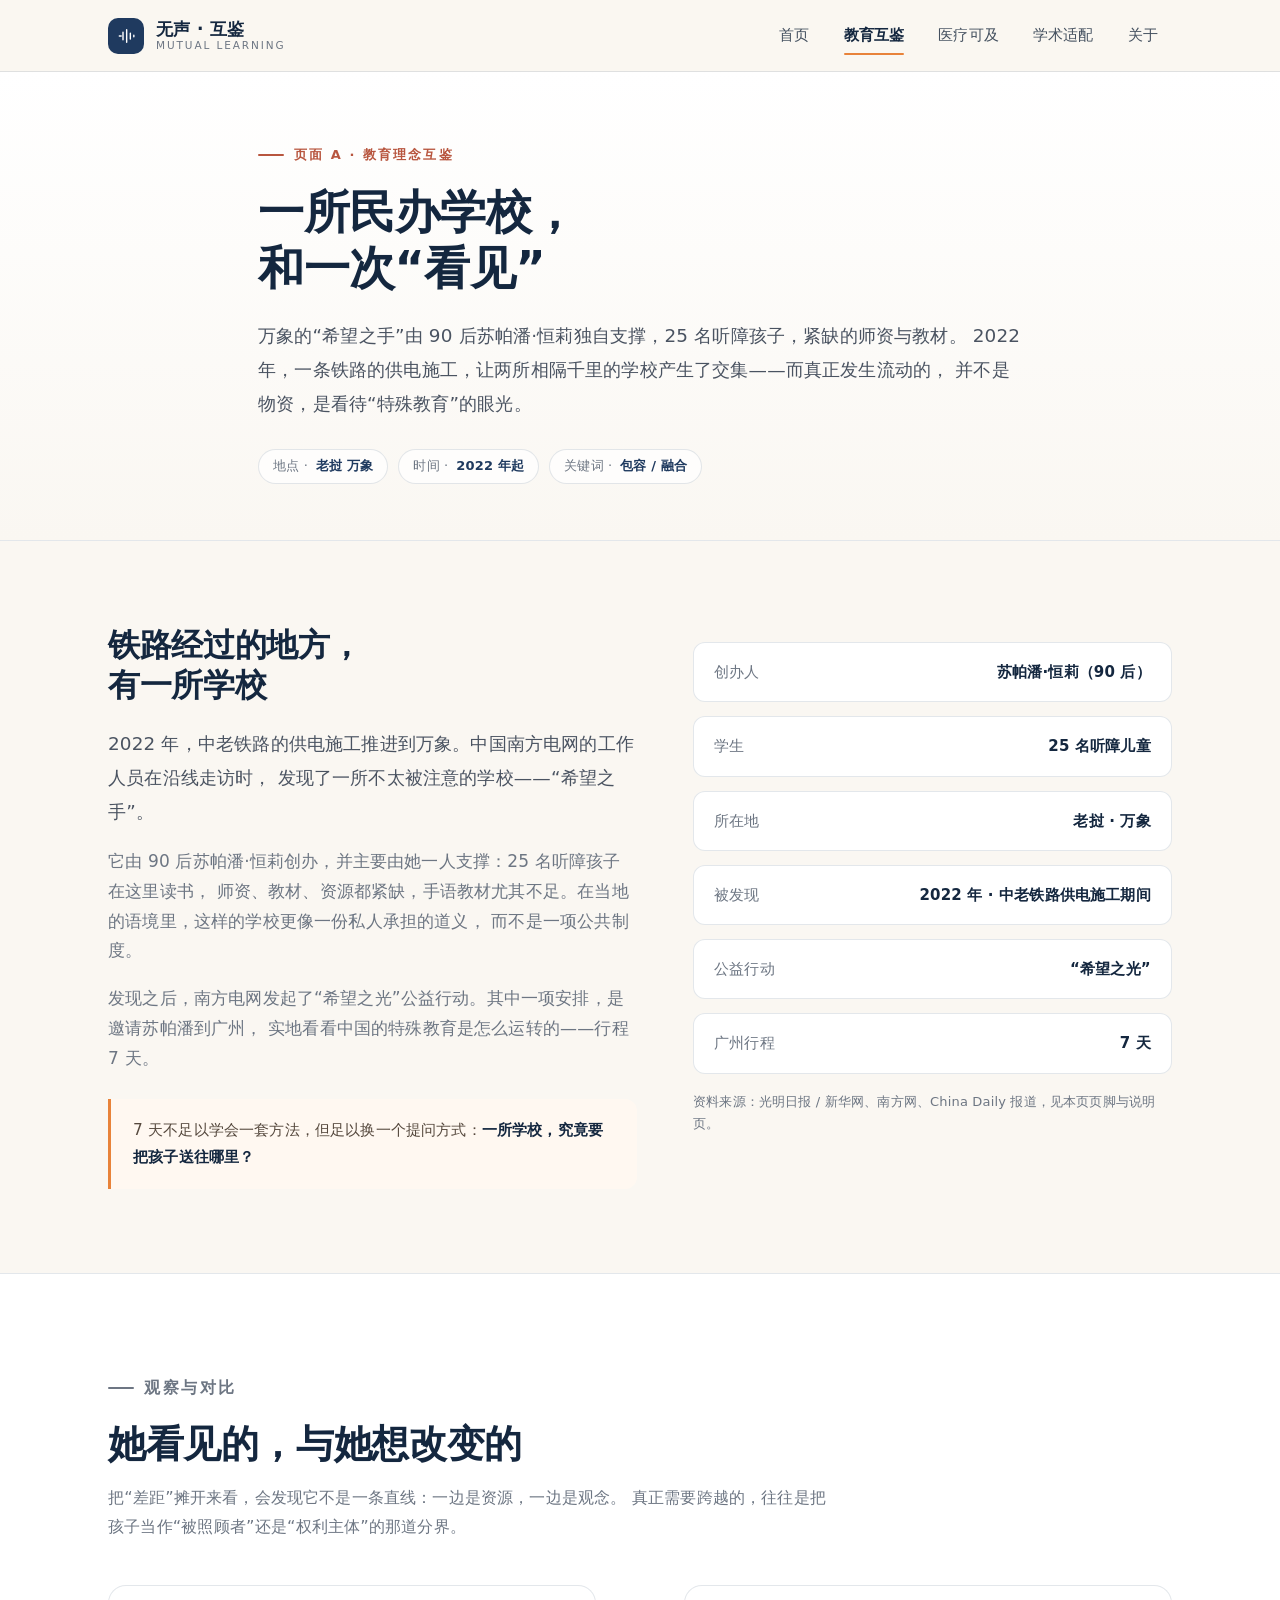
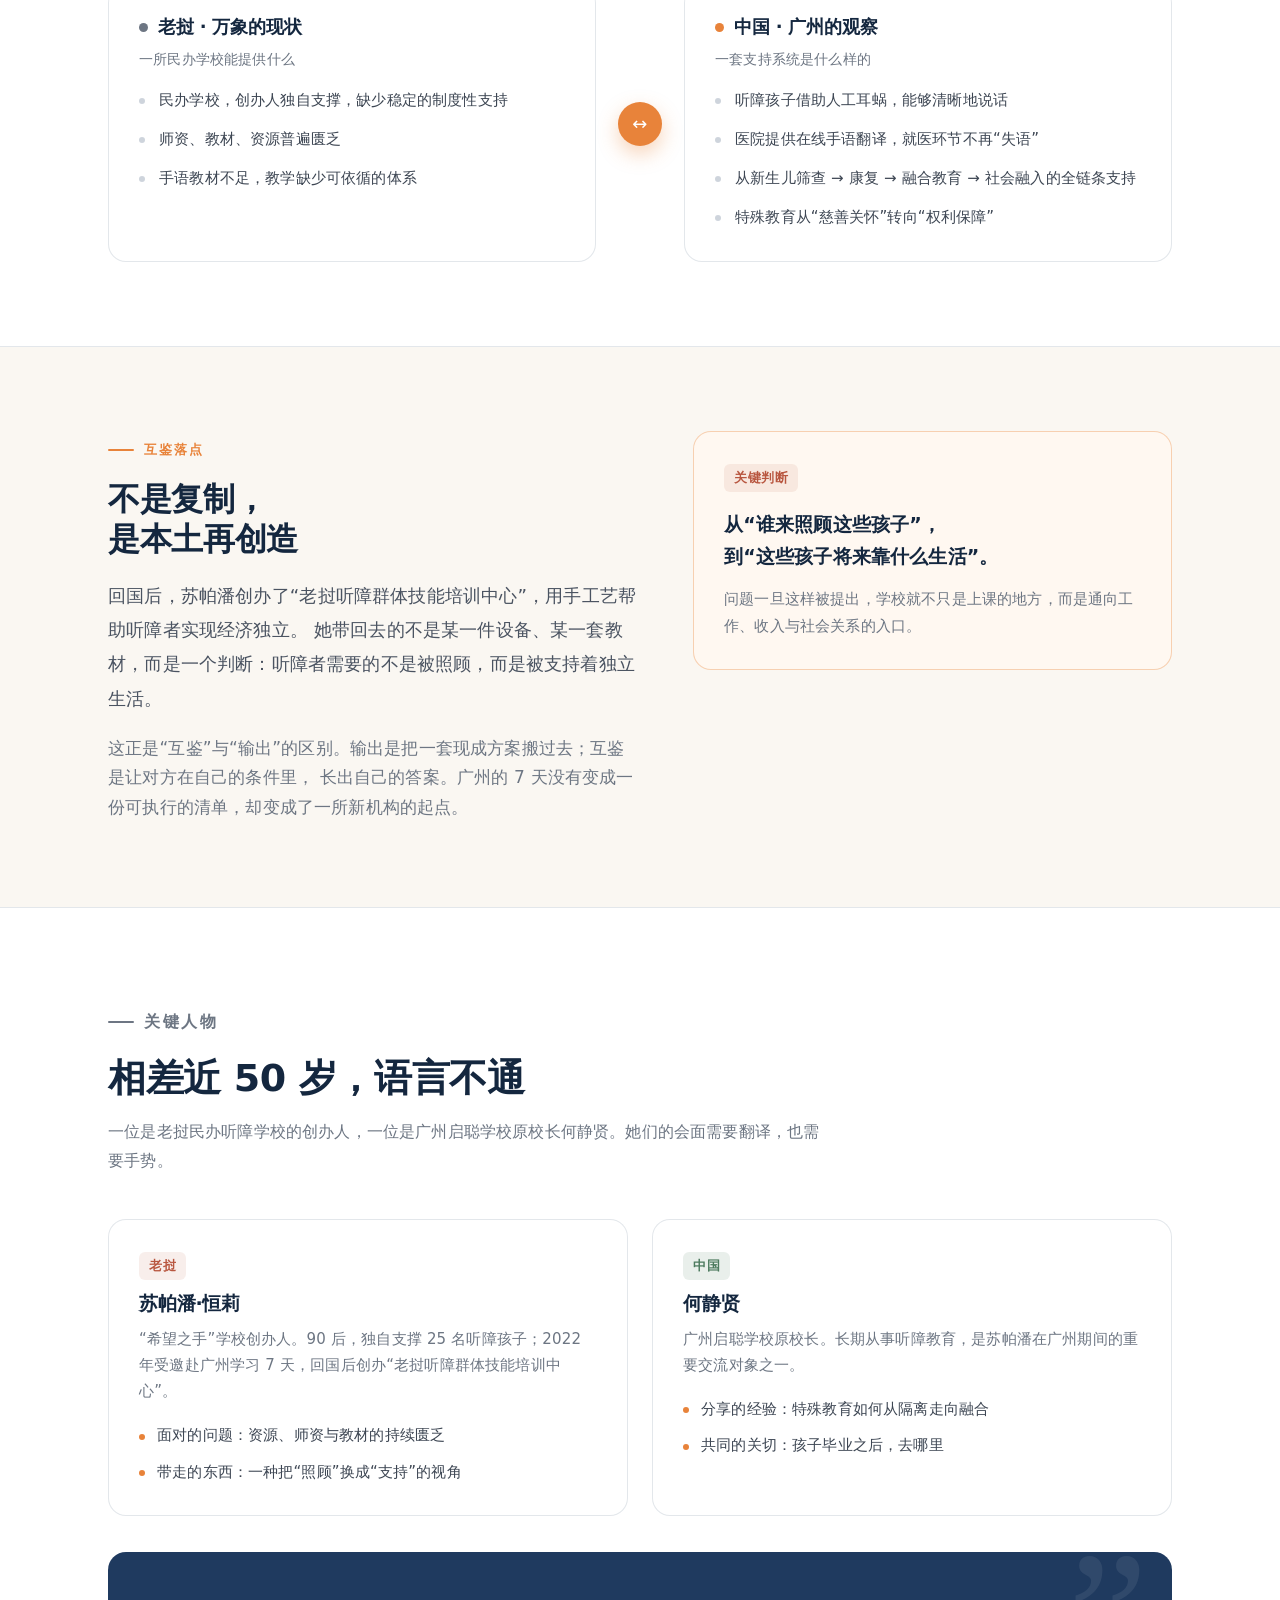
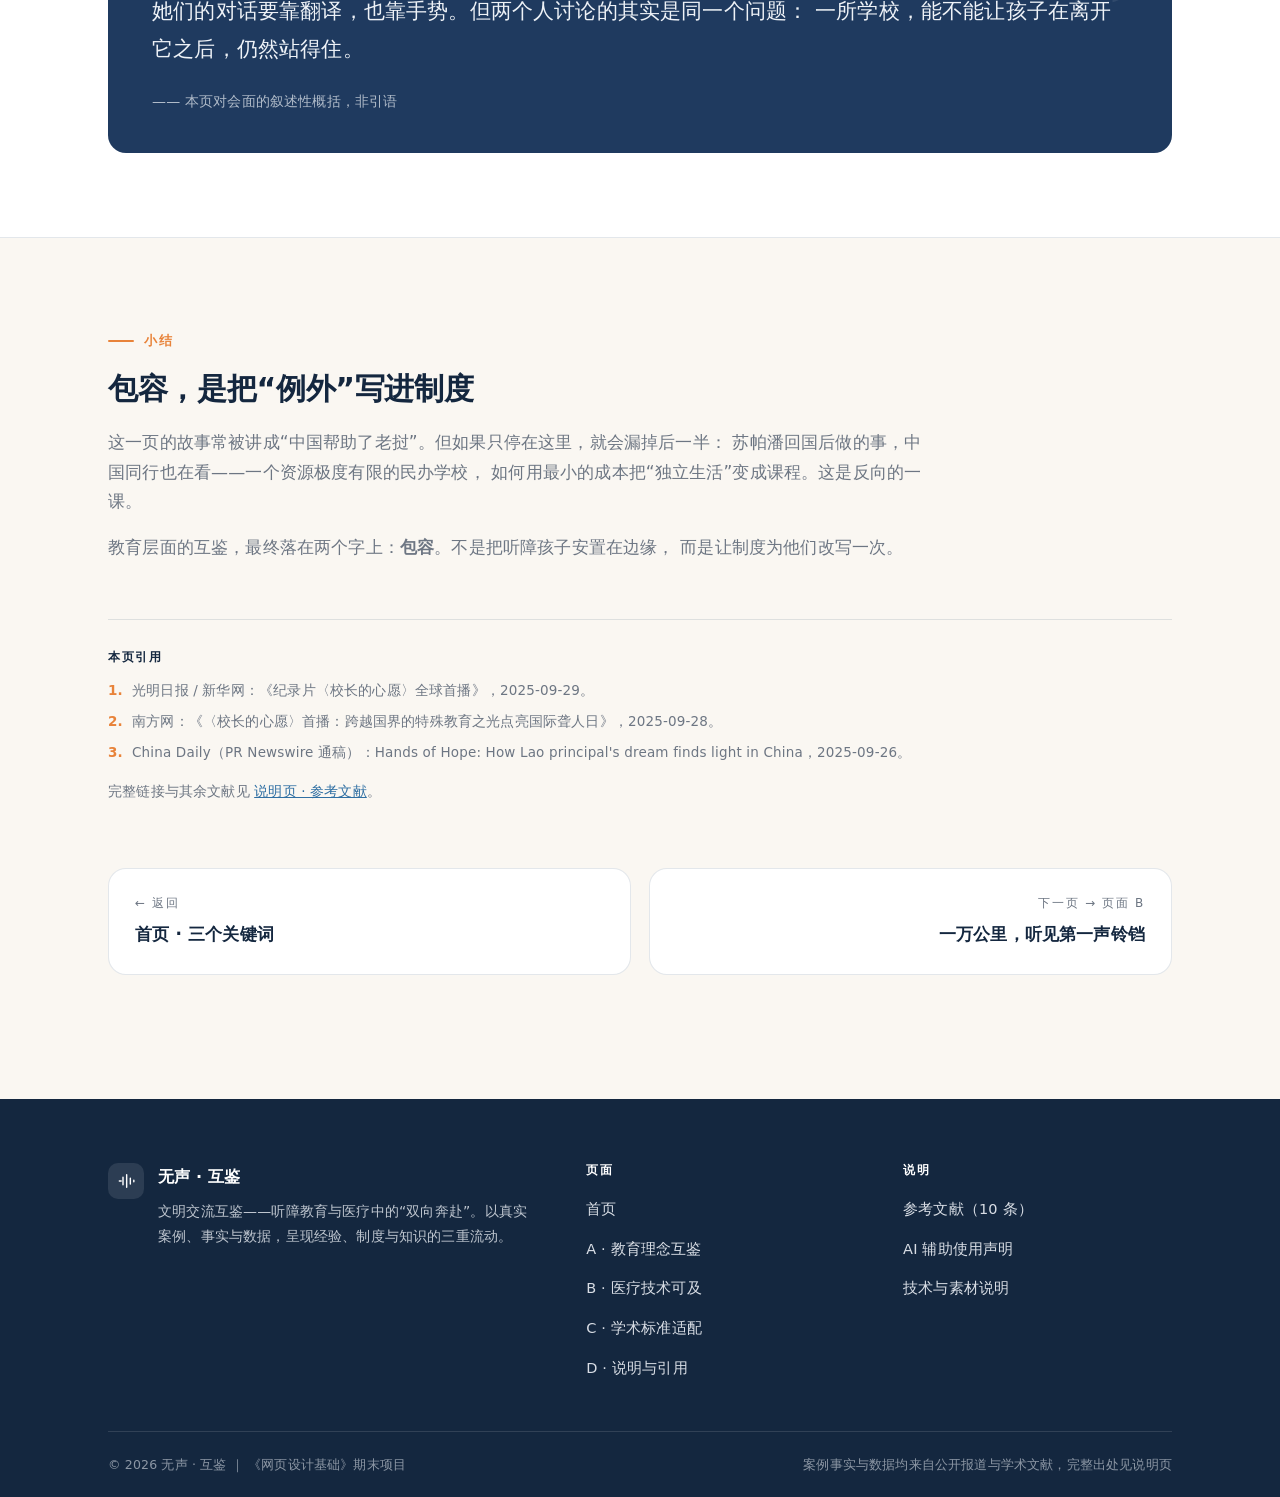
<file: education.html>
﻿<!DOCTYPE html>
<html lang="zh-CN">
<head>
<meta charset="UTF-8">
<meta name="viewport" content="width=device-width, initial-scale=1">
<title>教育理念互鉴｜一所民办学校，和一次“看见” — 无声 · 互鉴</title>
<meta name="description" content="老挝万象“希望之手”学校创办人苏帕潘·恒莉的广州之行：从民办独撑到“本土再创造”，教育如何从隔离走向融合。">
<link rel="icon" href="assets/favicon.svg" type="image/svg+xml">
<link rel="stylesheet" href="css/style.css">
<script>document.documentElement.classList.add('js');</script>
</head>
<body>
<a class="skip-link" href="#main">跳到主要内容</a>

<header class="site-header">
  <div class="wrap">
    <a class="brand" href="index.html" aria-label="无声 · 互鉴，返回首页">
      <span class="brand__mark" aria-hidden="true">
        <svg viewBox="0 0 24 24" fill="none" stroke="#fff" stroke-width="1.7" stroke-linecap="round">
          <path d="M4 12h2.2M8.4 7.5v9M12.8 4.5v15M17.2 8.5v7M21.4 11v2"/>
        </svg>
      </span>
      <span class="brand__text">无声 · 互鉴<small>Mutual Learning</small></span>
    </a>
    <button class="nav-toggle" type="button" aria-expanded="false" aria-controls="site-nav" aria-label="打开导航菜单">
      <span></span><span></span><span></span>
    </button>
    <nav class="nav" id="site-nav" aria-label="主导航">
      <a href="index.html">首页</a>
      <a href="education.html" aria-current="page">教育互鉴</a>
      <a href="medical.html">医疗可及</a>
      <a href="knowledge.html">学术适配</a>
      <a href="about.html">关于</a>
    </nav>
  </div>
</header>

<main id="main">

  <section class="page-hero page-hero--edu">
    <div class="wrap page-hero__inner">
      <p class="eyebrow">页面 A · 教育理念互鉴</p>
      <h1>一所民办学校，<br>和一次“看见”</h1>
      <p class="lead">
        万象的“希望之手”由 90 后苏帕潘·恒莉独自支撑，25 名听障孩子，紧缺的师资与教材。
        2022 年，一条铁路的供电施工，让两所相隔千里的学校产生了交集——而真正发生流动的，
        并不是物资，是看待“特殊教育”的眼光。
      </p>
      <div class="page-hero__meta">
        <span class="chip">地点 · <b>老挝 万象</b></span>
        <span class="chip">时间 · <b>2022 年起</b></span>
        <span class="chip">关键词 · <b>包容 / 融合</b></span>
      </div>
    </div>
  </section>

  <!-- 故事 -->
  <section class="section">
    <div class="wrap split">
      <div class="prose reveal">
        <h2 style="font-size:clamp(24px,3vw,32px);">铁路经过的地方，<br>有一所学校</h2>
        <p style="margin-top:22px;" class="lead">
          2022 年，中老铁路的供电施工推进到万象。中国南方电网的工作人员在沿线走访时，
          发现了一所不太被注意的学校——“希望之手”。
        </p>
        <p style="margin-top:18px;color:var(--muted);">
          它由 90 后苏帕潘·恒莉创办，并主要由她一人支撑：25 名听障孩子在这里读书，
          师资、教材、资源都紧缺，手语教材尤其不足。在当地的语境里，这样的学校更像一份私人承担的道义，
          而不是一项公共制度。
        </p>
        <p style="margin-top:18px;color:var(--muted);">
          发现之后，南方电网发起了“希望之光”公益行动。其中一项安排，是邀请苏帕潘到广州，
          实地看看中国的特殊教育是怎么运转的——行程 7 天。
        </p>
        <p class="note" style="margin-top:26px;">
          7 天不足以学会一套方法，但足以换一个提问方式：<b>一所学校，究竟要把孩子送往哪里？</b>
        </p>
      </div>

      <div class="reveal" data-delay="120">
        <dl class="facts">
          <div class="fact"><dt>创办人</dt><dd>苏帕潘·恒莉（90 后）</dd></div>
          <div class="fact"><dt>学生</dt><dd>25 名听障儿童</dd></div>
          <div class="fact"><dt>所在地</dt><dd>老挝 · 万象</dd></div>
          <div class="fact"><dt>被发现</dt><dd>2022 年 · 中老铁路供电施工期间</dd></div>
          <div class="fact"><dt>公益行动</dt><dd>“希望之光”</dd></div>
          <div class="fact"><dt>广州行程</dt><dd>7 天</dd></div>
        </dl>
        <p style="margin-top:14px;font-size:13px;color:var(--muted);line-height:1.7;">
          资料来源：光明日报 / 新华网、南方网、China Daily 报道，见本页页脚与说明页。
        </p>
      </div>
    </div>
  </section>

  <!-- 对照 -->
  <section class="section section--tint">
    <div class="wrap">
      <div class="section-head reveal">
        <p class="eyebrow">观察与对比</p>
        <h2>她看见的，与她想改变的</h2>
        <p>
          把“差距”摊开来看，会发现它不是一条直线：一边是资源，一边是观念。
          真正需要跨越的，往往是把孩子当作“被照顾者”还是“权利主体”的那道分界。
        </p>
      </div>

      <div class="compare reveal">
        <article class="compare__col">
          <header><span class="dot" style="background:var(--muted);"></span><h3>老挝 · 万象的现状</h3></header>
          <p>一所民办学校能提供什么</p>
          <ul>
            <li>民办学校，创办人独自支撑，缺少稳定的制度性支持</li>
            <li>师资、教材、资源普遍匮乏</li>
            <li>手语教材不足，教学缺少可依循的体系</li>
          </ul>
        </article>

        <div class="compare__mid" aria-hidden="true">↔</div>

        <article class="compare__col">
          <header><span class="dot" style="background:var(--accent);"></span><h3>中国 · 广州的观察</h3></header>
          <p>一套支持系统是什么样的</p>
          <ul>
            <li>听障孩子借助人工耳蜗，能够清晰地说话</li>
            <li>医院提供在线手语翻译，就医环节不再“失语”</li>
            <li>从新生儿筛查 → 康复 → 融合教育 → 社会融入的全链条支持</li>
            <li>特殊教育从“慈善关怀”转向“权利保障”</li>
          </ul>
        </article>
      </div>
    </div>
  </section>

  <!-- 互鉴落点 -->
  <section class="section">
    <div class="wrap split">
      <div class="reveal">
        <p class="eyebrow">互鉴落点</p>
        <h2 style="margin-top:18px;font-size:clamp(24px,3vw,32px);">不是复制，<br>是本土再创造</h2>
        <p class="lead" style="margin-top:20px;">
          回国后，苏帕潘创办了“老挝听障群体技能培训中心”，用手工艺帮助听障者实现经济独立。
          她带回去的不是某一件设备、某一套教材，而是一个判断：听障者需要的不是被照顾，而是被支持着独立生活。
        </p>
        <p style="margin-top:18px;color:var(--muted);">
          这正是“互鉴”与“输出”的区别。输出是把一套现成方案搬过去；互鉴是让对方在自己的条件里，
          长出自己的答案。广州的 7 天没有变成一份可执行的清单，却变成了一所新机构的起点。
        </p>
      </div>

      <div class="reveal" data-delay="120">
        <div class="card" style="background:#fff8f1;border-color:rgba(232,131,58,.35);">
          <span class="tag tag--edu">关键判断</span>
          <p style="margin-top:16px;font-size:19px;line-height:1.7;color:var(--ink-deep);font-weight:600;">
            从“谁来照顾这些孩子”，<br>到“这些孩子将来靠什么生活”。
          </p>
          <p style="margin-top:14px;color:var(--muted);font-size:15px;">
            问题一旦这样被提出，学校就不只是上课的地方，而是通向工作、收入与社会关系的入口。
          </p>
        </div>
      </div>
    </div>
  </section>

  <!-- 关键人物 -->
  <section class="section section--tint">
    <div class="wrap">
      <div class="section-head reveal">
        <p class="eyebrow">关键人物</p>
        <h2>相差近 50 岁，语言不通</h2>
        <p>一位是老挝民办听障学校的创办人，一位是广州启聪学校原校长何静贤。她们的会面需要翻译，也需要手势。</p>
      </div>

      <div class="tab-grid">
        <article class="tab-card reveal">
          <span class="tag tag--edu">老挝</span>
          <h3 style="margin-top:12px;">苏帕潘·恒莉</h3>
          <p>“希望之手”学校创办人。90 后，独自支撑 25 名听障孩子；2022 年受邀赴广州学习 7 天，回国后创办“老挝听障群体技能培训中心”。</p>
          <ul>
            <li>面对的问题：资源、师资与教材的持续匮乏</li>
            <li>带走的东西：一种把“照顾”换成“支持”的视角</li>
          </ul>
        </article>

        <article class="tab-card reveal" data-delay="100">
          <span class="tag tag--aca">中国</span>
          <h3 style="margin-top:12px;">何静贤</h3>
          <p>广州启聪学校原校长。长期从事听障教育，是苏帕潘在广州期间的重要交流对象之一。</p>
          <ul>
            <li>分享的经验：特殊教育如何从隔离走向融合</li>
            <li>共同的关切：孩子毕业之后，去哪里</li>
          </ul>
        </article>
      </div>

      <div class="quote reveal" style="margin-top:36px;">
        <p>
          她们的对话要靠翻译，也靠手势。但两个人讨论的其实是同一个问题：
          一所学校，能不能让孩子在离开它之后，仍然站得住。
        </p>
        <footer>—— 本页对会面的叙述性概括，非引语</footer>
      </div>
    </div>
  </section>

  <!-- 小结与引用 -->
  <section class="section">
    <div class="wrap">
      <div class="prose reveal" style="max-width:820px;">
        <p class="eyebrow">小结</p>
        <h2 style="margin-top:18px;font-size:clamp(22px,2.8vw,30px);">包容，是把“例外”写进制度</h2>
        <p style="margin-top:20px;color:var(--muted);">
          这一页的故事常被讲成“中国帮助了老挝”。但如果只停在这里，就会漏掉后一半：
          苏帕潘回国后做的事，中国同行也在看——一个资源极度有限的民办学校，
          如何用最小的成本把“独立生活”变成课程。这是反向的一课。
        </p>
        <p style="margin-top:16px;color:var(--muted);">
          教育层面的互鉴，最终落在两个字上：<b>包容</b>。不是把听障孩子安置在边缘，
          而是让制度为他们改写一次。
        </p>
      </div>

      <div class="page-refs reveal" style="margin-top:56px;">
        <strong>本页引用</strong>
        <ol>
          <li>光明日报 / 新华网：《纪录片〈校长的心愿〉全球首播》，2025-09-29。</li>
          <li>南方网：《〈校长的心愿〉首播：跨越国界的特殊教育之光点亮国际聋人日》，2025-09-28。</li>
          <li>China Daily（PR Newswire 通稿）：Hands of Hope: How Lao principal's dream finds light in China，2025-09-26。</li>
        </ol>
        <p style="margin-top:14px;">
          完整链接与其余文献见 <a href="about.html#refs" style="color:var(--med);text-decoration:underline;">说明页 · 参考文献</a>。
        </p>
      </div>

      <nav class="pager" aria-label="翻页">
        <a href="index.html">
          <small>← 返回</small>
          <strong>首页 · 三个关键词</strong>
        </a>
        <a href="medical.html" class="next">
          <small>下一页 → 页面 B</small>
          <strong>一万公里，听见第一声铃铛</strong>
        </a>
      </nav>
    </div>
  </section>

</main>

<footer class="site-footer">
  <div class="wrap">
    <div class="footer__grid">
      <div class="footer__brand">
        <span class="brand__mark" aria-hidden="true">
          <svg viewBox="0 0 24 24" fill="none" stroke="#fff" stroke-width="1.7" stroke-linecap="round">
            <path d="M4 12h2.2M8.4 7.5v9M12.8 4.5v15M17.2 8.5v7M21.4 11v2"/>
          </svg>
        </span>
        <div>
          <strong>无声 · 互鉴</strong>
          <p>文明交流互鉴——听障教育与医疗中的“双向奔赴”。以真实案例、事实与数据，呈现经验、制度与知识的三重流动。</p>
        </div>
      </div>
      <div class="footer__col">
        <h4>页面</h4>
        <ul>
          <li><a href="index.html">首页</a></li>
          <li><a href="education.html">A · 教育理念互鉴</a></li>
          <li><a href="medical.html">B · 医疗技术可及</a></li>
          <li><a href="knowledge.html">C · 学术标准适配</a></li>
          <li><a href="about.html">D · 说明与引用</a></li>
        </ul>
      </div>
      <div class="footer__col">
        <h4>说明</h4>
        <ul>
          <li><a href="about.html#refs">参考文献（10 条）</a></li>
          <li><a href="about.html#ai">AI 辅助使用声明</a></li>
          <li><a href="about.html#tech">技术与素材说明</a></li>
        </ul>
      </div>
    </div>
    <div class="footer__bottom">
      <span>© <span data-year>2026</span> 无声 · 互鉴 ｜ 《网页设计基础》期末项目</span>
      <span>案例事实与数据均来自公开报道与学术文献，完整出处见说明页</span>
    </div>
  </div>
</footer>

<button class="to-top" type="button" aria-label="回到页面顶部">
  <svg width="18" height="18" viewBox="0 0 20 20" fill="none" stroke="currentColor" stroke-width="1.8" stroke-linecap="round" stroke-linejoin="round" aria-hidden="true">
    <path d="M10 16V5M5 10l5-5 5 5"/>
  </svg>
</button>

<script src="js/main.js"></script>
</body>
</html>
</file>
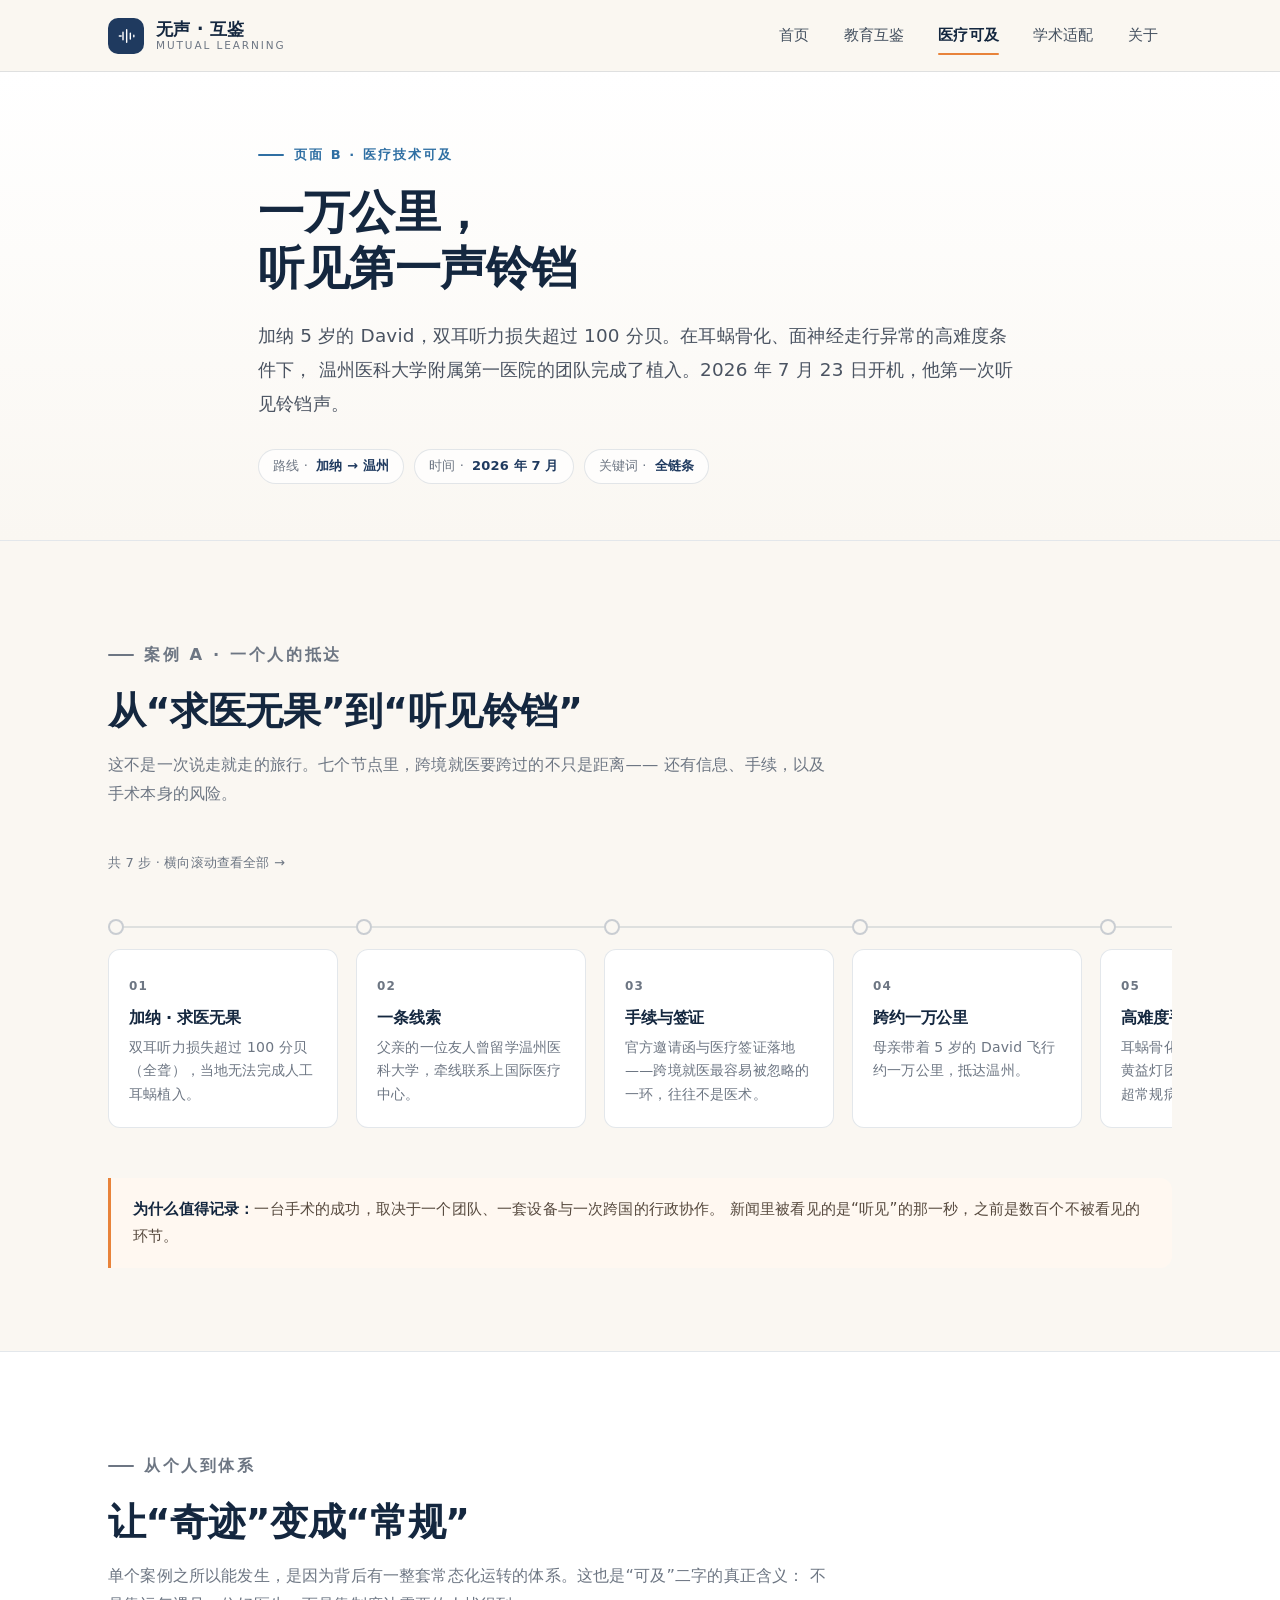
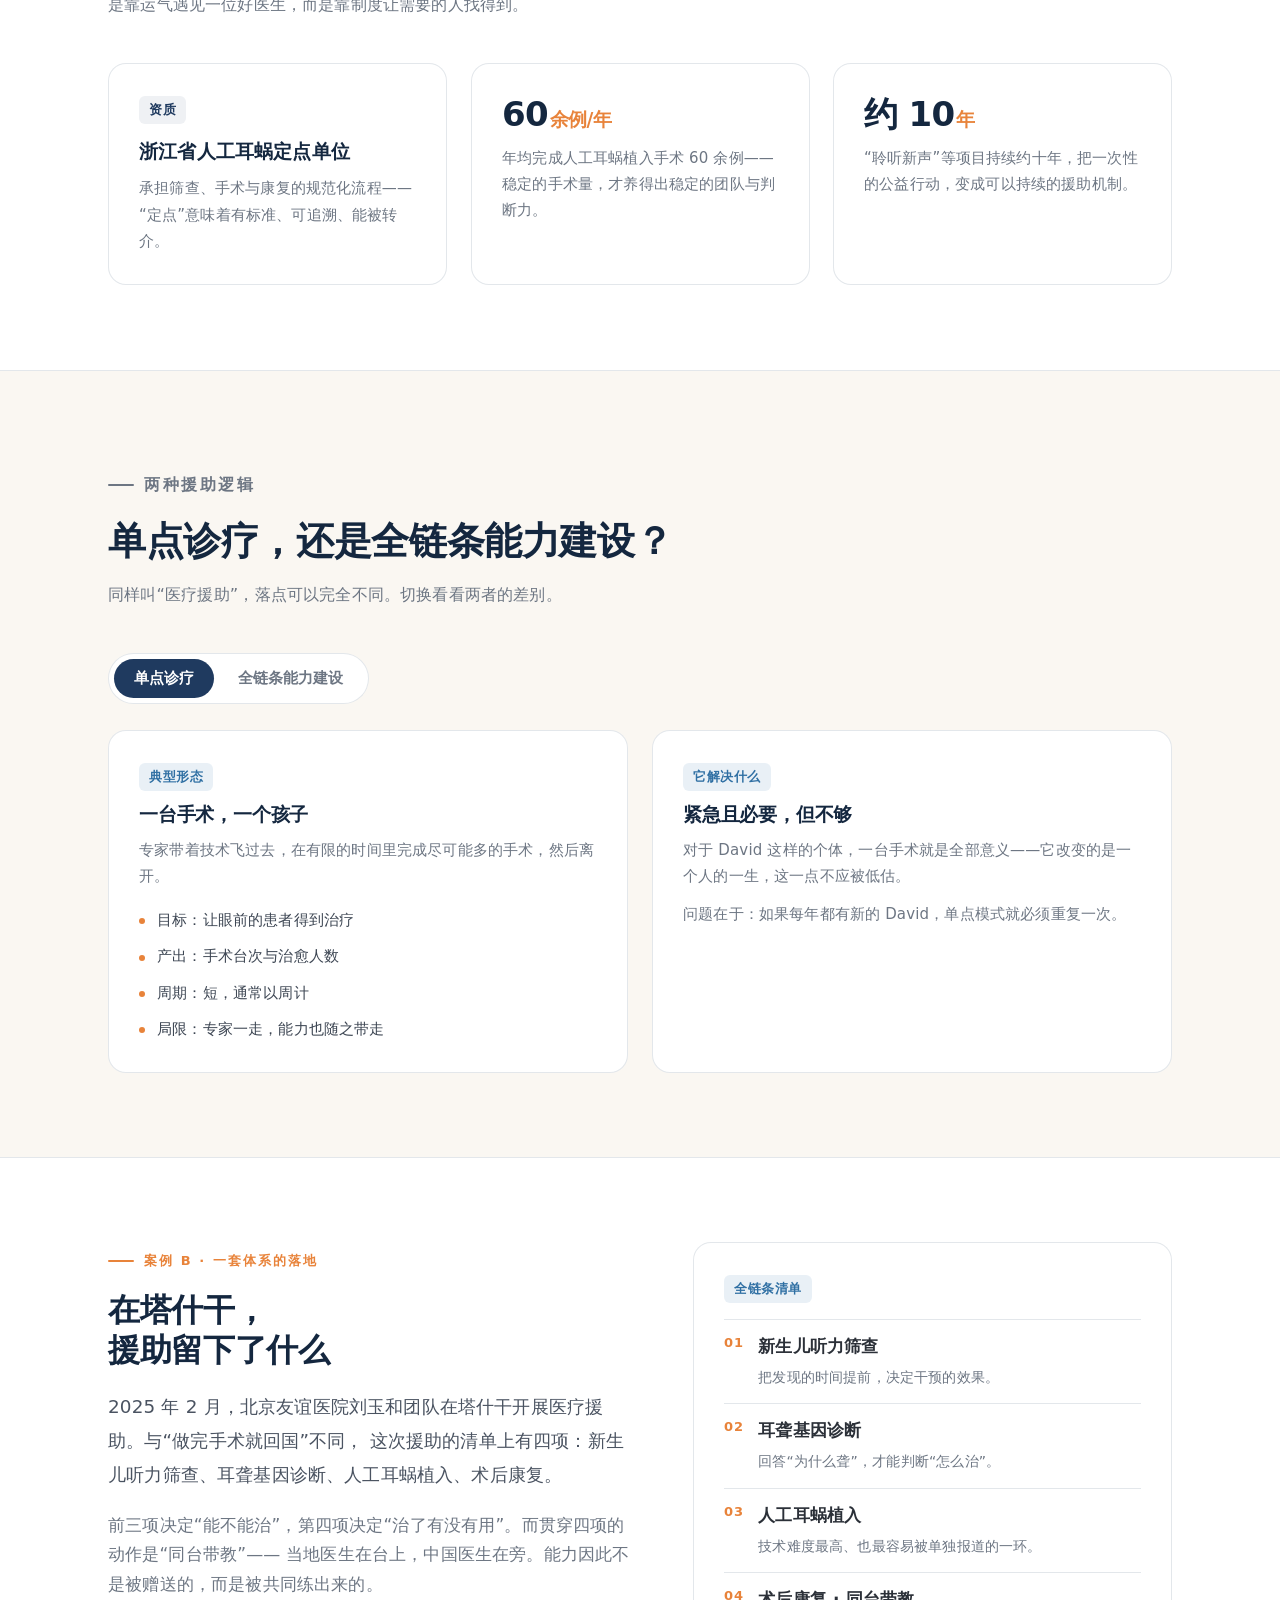
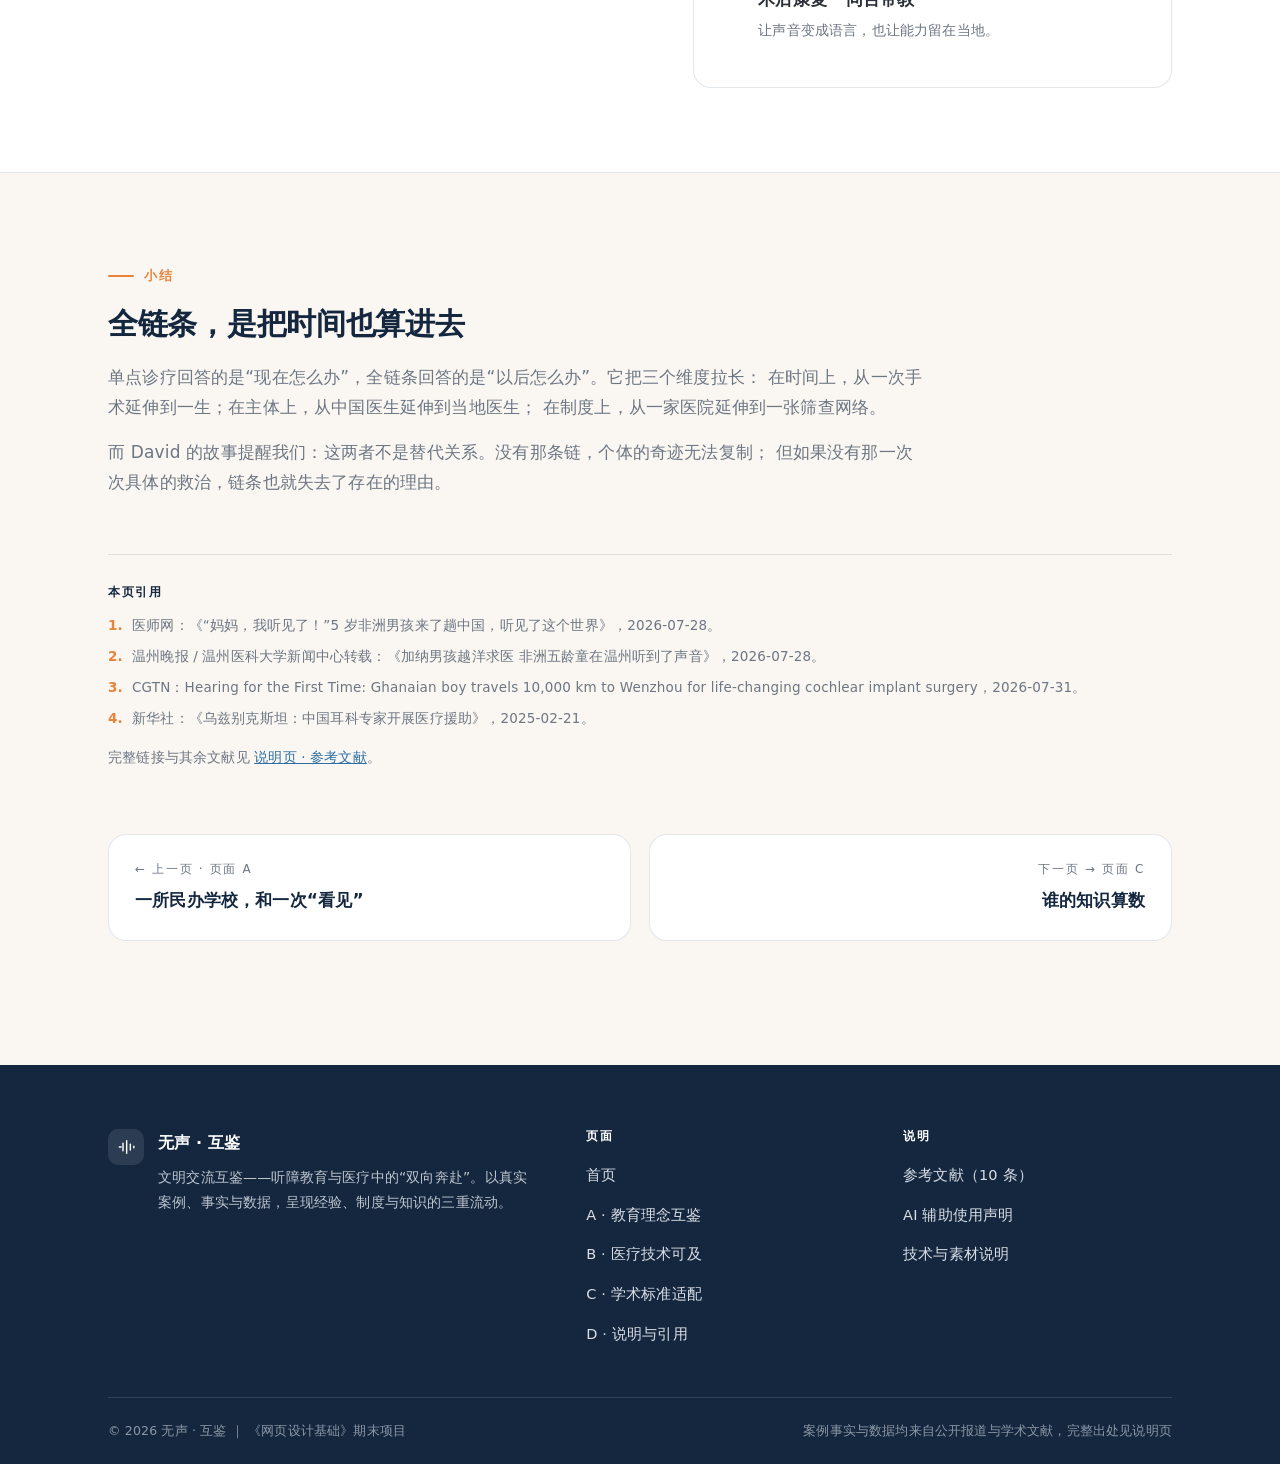
<file: medical.html>
<!DOCTYPE html>
<html lang="zh-CN">
<head>
<meta charset="UTF-8">
<meta name="viewport" content="width=device-width, initial-scale=1">
<title>医疗技术可及｜一万公里，听见第一声铃铛 — 无声 · 互鉴</title>
<meta name="description" content="加纳男孩 David 跨约一万公里到温州求医，与塔什干“全链条”医疗援助：从一台手术到一套体系，医疗互鉴如何发生。">
<link rel="icon" href="assets/favicon.svg" type="image/svg+xml">
<link rel="stylesheet" href="css/style.css">
<script>document.documentElement.classList.add('js');</script>
</head>
<body>
<a class="skip-link" href="#main">跳到主要内容</a>

<header class="site-header">
  <div class="wrap">
    <a class="brand" href="index.html" aria-label="无声 · 互鉴，返回首页">
      <span class="brand__mark" aria-hidden="true">
        <svg viewBox="0 0 24 24" fill="none" stroke="#fff" stroke-width="1.7" stroke-linecap="round">
          <path d="M4 12h2.2M8.4 7.5v9M12.8 4.5v15M17.2 8.5v7M21.4 11v2"/>
        </svg>
      </span>
      <span class="brand__text">无声 · 互鉴<small>Mutual Learning</small></span>
    </a>
    <button class="nav-toggle" type="button" aria-expanded="false" aria-controls="site-nav" aria-label="打开导航菜单">
      <span></span><span></span><span></span>
    </button>
    <nav class="nav" id="site-nav" aria-label="主导航">
      <a href="index.html">首页</a>
      <a href="education.html">教育互鉴</a>
      <a href="medical.html" aria-current="page">医疗可及</a>
      <a href="knowledge.html">学术适配</a>
      <a href="about.html">关于</a>
    </nav>
  </div>
</header>

<main id="main">

  <section class="page-hero page-hero--med">
    <div class="wrap page-hero__inner">
      <p class="eyebrow">页面 B · 医疗技术可及</p>
      <h1>一万公里，<br>听见第一声铃铛</h1>
      <p class="lead">
        加纳 5 岁的 David，双耳听力损失超过 100 分贝。在耳蜗骨化、面神经走行异常的高难度条件下，
        温州医科大学附属第一医院的团队完成了植入。2026 年 7 月 23 日开机，他第一次听见铃铛声。
      </p>
      <div class="page-hero__meta">
        <span class="chip">路线 · <b>加纳 → 温州</b></span>
        <span class="chip">时间 · <b>2026 年 7 月</b></span>
        <span class="chip">关键词 · <b>全链条</b></span>
      </div>
    </div>
  </section>

  <!-- 时间线 -->
  <section class="section">
    <div class="wrap">
      <div class="section-head reveal">
        <p class="eyebrow">案例 A · 一个人的抵达</p>
        <h2>从“求医无果”到“听见铃铛”</h2>
        <p>
          这不是一次说走就走的旅行。七个节点里，跨境就医要跨过的不只是距离——
          还有信息、手续，以及手术本身的风险。
        </p>
      </div>

      <div class="timeline-wrap reveal">
        <p class="timeline-hint">共 7 步 · 横向滚动查看全部 →</p>
        <ol class="timeline" aria-label="David 求医时间线">
          <li class="step">
            <span class="step__dot" aria-hidden="true"></span>
            <div class="step__card">
              <span class="step__no">01</span>
              <h3>加纳 · 求医无果</h3>
              <p>双耳听力损失超过 100 分贝（全聋），当地无法完成人工耳蜗植入。</p>
            </div>
          </li>
          <li class="step">
            <span class="step__dot" aria-hidden="true"></span>
            <div class="step__card">
              <span class="step__no">02</span>
              <h3>一条线索</h3>
              <p>父亲的一位友人曾留学温州医科大学，牵线联系上国际医疗中心。</p>
            </div>
          </li>
          <li class="step">
            <span class="step__dot" aria-hidden="true"></span>
            <div class="step__card">
              <span class="step__no">03</span>
              <h3>手续与签证</h3>
              <p>官方邀请函与医疗签证落地——跨境就医最容易被忽略的一环，往往不是医术。</p>
            </div>
          </li>
          <li class="step">
            <span class="step__dot" aria-hidden="true"></span>
            <div class="step__card">
              <span class="step__no">04</span>
              <h3>跨约一万公里</h3>
              <p>母亲带着 5 岁的 David 飞行约一万公里，抵达温州。</p>
            </div>
          </li>
          <li class="step">
            <span class="step__dot" aria-hidden="true"></span>
            <div class="step__card">
              <span class="step__no">05</span>
              <h3>高难度手术</h3>
              <p>耳蜗骨化、面神经走行异常。黄益灯团队完成植入，难度远超常规病例。</p>
            </div>
          </li>
          <li class="step">
            <span class="step__dot" aria-hidden="true"></span>
            <div class="step__card">
              <span class="step__no">06</span>
              <h3>住院 5 天</h3>
              <p>术后恢复顺利，5 天后出院，等待开机。</p>
            </div>
          </li>
          <li class="step">
            <span class="step__dot" aria-hidden="true"></span>
            <div class="step__card">
              <span class="step__no">07</span>
              <h3>开机 · 2026-07-23</h3>
              <p>约一个月后开机，David 第一次听见铃铛声。</p>
            </div>
          </li>
        </ol>
      </div>

      <p class="note reveal" style="margin-top:36px;">
        <b>为什么值得记录：</b>一台手术的成功，取决于一个团队、一套设备与一次跨国的行政协作。
        新闻里被看见的是“听见”的那一秒，之前是数百个不被看见的环节。
      </p>
    </div>
  </section>

  <!-- 从一个人到一套体系 -->
  <section class="section section--tint">
    <div class="wrap">
      <div class="section-head reveal">
        <p class="eyebrow">从个人到体系</p>
        <h2>让“奇迹”变成“常规”</h2>
        <p>
          单个案例之所以能发生，是因为背后有一整套常态化运转的体系。这也是“可及”二字的真正含义：
          不是靠运气遇见一位好医生，而是靠制度让需要的人找得到。
        </p>
      </div>

      <div class="entries">
        <div class="card reveal">
          <span class="tag">资质</span>
          <p style="margin-top:14px;font-size:19px;font-weight:700;color:var(--ink-deep);line-height:1.45;">
            浙江省人工耳蜗定点单位
          </p>
          <p style="margin-top:10px;color:var(--muted);font-size:15px;">
            承担筛查、手术与康复的规范化流程——“定点”意味着有标准、可追溯、能被转介。
          </p>
        </div>
        <div class="card reveal" data-delay="90">
          <span class="stat__num" style="font-size:34px;">60<span>余例/年</span></span>
          <p style="margin-top:10px;color:var(--muted);font-size:15px;">
            年均完成人工耳蜗植入手术 60 余例——稳定的手术量，才养得出稳定的团队与判断力。
          </p>
        </div>
        <div class="card reveal" data-delay="180">
          <span class="stat__num" style="font-size:34px;">约 10<span>年</span></span>
          <p style="margin-top:10px;color:var(--muted);font-size:15px;">
            “聆听新声”等项目持续约十年，把一次性的公益行动，变成可以持续的援助机制。
          </p>
        </div>
      </div>
    </div>
  </section>

  <!-- 标签页对照 -->
  <section class="section">
    <div class="wrap">
      <div class="section-head reveal">
        <p class="eyebrow">两种援助逻辑</p>
        <h2>单点诊疗，还是全链条能力建设？</h2>
        <p>同样叫“医疗援助”，落点可以完全不同。切换看看两者的差别。</p>
      </div>

      <div class="reveal" data-tabs>
        <div class="tabs__nav" role="tablist" aria-label="两种援助逻辑">
          <button type="button" role="tab" id="tab-single" aria-controls="panel-single" aria-selected="true">单点诊疗</button>
          <button type="button" role="tab" id="tab-chain" aria-controls="panel-chain" aria-selected="false" tabindex="-1">全链条能力建设</button>
        </div>

        <div class="tab-panel" id="panel-single" role="tabpanel" aria-labelledby="tab-single">
          <div class="tab-grid">
            <article class="tab-card">
              <span class="tag tag--med">典型形态</span>
              <h3 style="margin-top:12px;">一台手术，一个孩子</h3>
              <p>专家带着技术飞过去，在有限的时间里完成尽可能多的手术，然后离开。</p>
              <ul>
                <li>目标：让眼前的患者得到治疗</li>
                <li>产出：手术台次与治愈人数</li>
                <li>周期：短，通常以周计</li>
                <li>局限：专家一走，能力也随之带走</li>
              </ul>
            </article>
            <article class="tab-card">
              <span class="tag tag--med">它解决什么</span>
              <h3 style="margin-top:12px;">紧急且必要，但不够</h3>
              <p>对于 David 这样的个体，一台手术就是全部意义——它改变的是一个人的一生，这一点不应被低估。</p>
              <p style="margin-top:12px;">问题在于：如果每年都有新的 David，单点模式就必须重复一次。</p>
            </article>
          </div>
        </div>

        <div class="tab-panel" id="panel-chain" role="tabpanel" aria-labelledby="tab-chain" hidden>
          <div class="tab-grid">
            <article class="tab-card">
              <span class="tag tag--med">典型形态</span>
              <h3 style="margin-top:12px;">筛查—诊断—手术—康复—培养</h3>
              <p>把一次援助拆成五个环节，每个环节都要在本地留下可以接手的人与流程。</p>
              <ul>
                <li>目标：让当地具备持续提供该服务的能力</li>
                <li>产出：本地医生、本地流程、本地随访体系</li>
                <li>周期：长，以年计</li>
                <li>关键动作：同台带教，而不是“代做”</li>
              </ul>
            </article>
            <article class="tab-card">
              <span class="tag tag--med">现场：塔什干</span>
              <h3 style="margin-top:12px;">2025 年 2 月，乌兹别克斯坦</h3>
              <p>北京友谊医院刘玉和团队在塔什干，围绕新生儿听力筛查、耳聋基因诊断、人工耳蜗植入、术后康复提供“全链条”支持，并同台带教。</p>
              <p style="margin-top:12px;">“同台”二字是重点：手术不是被代替完成，而是被共同完成——技术因此留在当地。</p>
            </article>
          </div>
        </div>
      </div>
    </div>
  </section>

  <!-- 案例 B -->
  <section class="section section--tint">
    <div class="wrap split">
      <div class="reveal">
        <p class="eyebrow">案例 B · 一套体系的落地</p>
        <h2 style="margin-top:18px;font-size:clamp(24px,3vw,32px);">在塔什干，<br>援助留下了什么</h2>
        <p class="lead" style="margin-top:20px;">
          2025 年 2 月，北京友谊医院刘玉和团队在塔什干开展医疗援助。与“做完手术就回国”不同，
          这次援助的清单上有四项：新生儿听力筛查、耳聋基因诊断、人工耳蜗植入、术后康复。
        </p>
        <p style="margin-top:18px;color:var(--muted);">
          前三项决定“能不能治”，第四项决定“治了有没有用”。而贯穿四项的动作是“同台带教”——
          当地医生在台上，中国医生在旁。能力因此不是被赠送的，而是被共同练出来的。
        </p>
      </div>

      <div class="reveal" data-delay="120">
        <div class="card">
          <span class="tag tag--med">全链条清单</span>
          <ol style="margin-top:16px;counter-reset:chain;">
            <li style="padding:12px 0;border-top:1px solid var(--line);display:flex;gap:14px;">
              <b style="color:var(--accent);font-size:13px;letter-spacing:.08em;">01</b>
              <span><b>新生儿听力筛查</b><br><span style="color:var(--muted);font-size:14px;">把发现的时间提前，决定干预的效果。</span></span>
            </li>
            <li style="padding:12px 0;border-top:1px solid var(--line);display:flex;gap:14px;">
              <b style="color:var(--accent);font-size:13px;letter-spacing:.08em;">02</b>
              <span><b>耳聋基因诊断</b><br><span style="color:var(--muted);font-size:14px;">回答“为什么聋”，才能判断“怎么治”。</span></span>
            </li>
            <li style="padding:12px 0;border-top:1px solid var(--line);display:flex;gap:14px;">
              <b style="color:var(--accent);font-size:13px;letter-spacing:.08em;">03</b>
              <span><b>人工耳蜗植入</b><br><span style="color:var(--muted);font-size:14px;">技术难度最高、也最容易被单独报道的一环。</span></span>
            </li>
            <li style="padding:12px 0;border-top:1px solid var(--line);display:flex;gap:14px;">
              <b style="color:var(--accent);font-size:13px;letter-spacing:.08em;">04</b>
              <span><b>术后康复 · 同台带教</b><br><span style="color:var(--muted);font-size:14px;">让声音变成语言，也让能力留在当地。</span></span>
            </li>
          </ol>
        </div>
      </div>
    </div>
  </section>

  <!-- 小结 -->
  <section class="section">
    <div class="wrap">
      <div class="prose reveal" style="max-width:820px;">
        <p class="eyebrow">小结</p>
        <h2 style="margin-top:18px;font-size:clamp(22px,2.8vw,30px);">全链条，是把时间也算进去</h2>
        <p style="margin-top:20px;color:var(--muted);">
          单点诊疗回答的是“现在怎么办”，全链条回答的是“以后怎么办”。它把三个维度拉长：
          在时间上，从一次手术延伸到一生；在主体上，从中国医生延伸到当地医生；
          在制度上，从一家医院延伸到一张筛查网络。
        </p>
        <p style="margin-top:16px;color:var(--muted);">
          而 David 的故事提醒我们：这两者不是替代关系。没有那条链，个体的奇迹无法复制；
          但如果没有那一次次具体的救治，链条也就失去了存在的理由。
        </p>
      </div>

      <div class="page-refs reveal" style="margin-top:56px;">
        <strong>本页引用</strong>
        <ol>
          <li>医师网：《“妈妈，我听见了！”5 岁非洲男孩来了趟中国，听见了这个世界》，2026-07-28。</li>
          <li>温州晚报 / 温州医科大学新闻中心转载：《加纳男孩越洋求医 非洲五龄童在温州听到了声音》，2026-07-28。</li>
          <li>CGTN：Hearing for the First Time: Ghanaian boy travels 10,000 km to Wenzhou for life-changing cochlear implant surgery，2026-07-31。</li>
          <li>新华社：《乌兹别克斯坦：中国耳科专家开展医疗援助》，2025-02-21。</li>
        </ol>
        <p style="margin-top:14px;">
          完整链接与其余文献见 <a href="about.html#refs" style="color:var(--med);text-decoration:underline;">说明页 · 参考文献</a>。
        </p>
      </div>

      <nav class="pager" aria-label="翻页">
        <a href="education.html">
          <small>← 上一页 · 页面 A</small>
          <strong>一所民办学校，和一次“看见”</strong>
        </a>
        <a href="knowledge.html" class="next">
          <small>下一页 → 页面 C</small>
          <strong>谁的知识算数</strong>
        </a>
      </nav>
    </div>
  </section>

</main>

<footer class="site-footer">
  <div class="wrap">
    <div class="footer__grid">
      <div class="footer__brand">
        <span class="brand__mark" aria-hidden="true">
          <svg viewBox="0 0 24 24" fill="none" stroke="#fff" stroke-width="1.7" stroke-linecap="round">
            <path d="M4 12h2.2M8.4 7.5v9M12.8 4.5v15M17.2 8.5v7M21.4 11v2"/>
          </svg>
        </span>
        <div>
          <strong>无声 · 互鉴</strong>
          <p>文明交流互鉴——听障教育与医疗中的“双向奔赴”。以真实案例、事实与数据，呈现经验、制度与知识的三重流动。</p>
        </div>
      </div>
      <div class="footer__col">
        <h4>页面</h4>
        <ul>
          <li><a href="index.html">首页</a></li>
          <li><a href="education.html">A · 教育理念互鉴</a></li>
          <li><a href="medical.html">B · 医疗技术可及</a></li>
          <li><a href="knowledge.html">C · 学术标准适配</a></li>
          <li><a href="about.html">D · 说明与引用</a></li>
        </ul>
      </div>
      <div class="footer__col">
        <h4>说明</h4>
        <ul>
          <li><a href="about.html#refs">参考文献（10 条）</a></li>
          <li><a href="about.html#ai">AI 辅助使用声明</a></li>
          <li><a href="about.html#tech">技术与素材说明</a></li>
        </ul>
      </div>
    </div>
    <div class="footer__bottom">
      <span>© <span data-year>2026</span> 无声 · 互鉴 ｜ 《网页设计基础》期末项目</span>
      <span>案例事实与数据均来自公开报道与学术文献，完整出处见说明页</span>
    </div>
  </div>
</footer>

<button class="to-top" type="button" aria-label="回到页面顶部">
  <svg width="18" height="18" viewBox="0 0 20 20" fill="none" stroke="currentColor" stroke-width="1.8" stroke-linecap="round" stroke-linejoin="round" aria-hidden="true">
    <path d="M10 16V5M5 10l5-5 5 5"/>
  </svg>
</button>

<script src="js/main.js"></script>
</body>
</html>
</file>
<file: css/style.css>
/* =========================================================
   无声 · 互鉴 — 文明交流互鉴主题信息网站
   《网页设计基础》期末项目
   ---------------------------------------------------------
   结构：1 变量与基础  2 布局与通用组件  3 页头/页脚
        4 首页  5 内容页通用  6 时间线  7 对比与标签页
        8 图表与表格  9 响应式  10 动效与可访问性
   ========================================================= */

/* ---------- 1. 变量与基础 ---------- */
:root {
  --ink: #1F3A5F;
  --ink-deep: #14273f;
  --accent: #E8833A;
  --accent-weak: #f8e3d2;
  --bg: #FAF7F2;
  --surface: #ffffff;
  --text: #2b3038;
  --muted: #6d7683;
  --line: rgba(31, 58, 95, 0.12);
  --line-strong: rgba(31, 58, 95, 0.22);

  --edu: #B8563F;
  --med: #2F6FA3;
  --aca: #4C7A5E;

  --maxw: 1120px;
  --radius: 18px;
  --radius-sm: 12px;
  --shadow: 0 12px 34px rgba(31, 58, 95, 0.08);
  --shadow-hover: 0 20px 48px rgba(31, 58, 95, 0.14);

  --font: system-ui, -apple-system, "Segoe UI", "PingFang SC",
    "Hiragino Sans GB", "Microsoft YaHei", "Noto Sans SC", sans-serif;
  --header-h: 72px;
}

*,
*::before,
*::after { box-sizing: border-box; }

html {
  scroll-behavior: smooth;
  scroll-padding-top: calc(var(--header-h) + 16px);
  -webkit-text-size-adjust: 100%;
}

body {
  margin: 0;
  background: var(--bg);
  color: var(--text);
  font-family: var(--font);
  font-size: 17px;
  line-height: 1.75;
  letter-spacing: 0.01em;
  -webkit-font-smoothing: antialiased;
  text-rendering: optimizeLegibility;
}

img, svg { max-width: 100%; display: block; }

a { color: var(--ink); text-decoration: none; }
a:hover { color: var(--accent); }

h1, h2, h3, h4 {
  margin: 0;
  color: var(--ink-deep);
  font-weight: 700;
  line-height: 1.25;
  letter-spacing: -0.01em;
}

p { margin: 0; }

ul, ol { margin: 0; padding: 0; list-style: none; }

::selection { background: var(--accent-weak); color: var(--ink-deep); }

:focus-visible {
  outline: 3px solid rgba(232, 131, 58, 0.55);
  outline-offset: 3px;
  border-radius: 4px;
}

.skip-link {
  position: absolute;
  left: 16px;
  top: -60px;
  z-index: 999;
  padding: 10px 18px;
  background: var(--ink);
  color: #fff;
  border-radius: 999px;
  transition: top 0.2s ease;
}
.skip-link:focus { top: 12px; color: #fff; }

/* ---------- 2. 布局与通用组件 ---------- */
.wrap {
  width: 100%;
  max-width: var(--maxw);
  margin: 0 auto;
  padding: 0 28px;
}

.section { padding: 84px 0; }
.section--tight { padding: 56px 0; }
.section--tint { background: #fff; border-top: 1px solid var(--line); border-bottom: 1px solid var(--line); }

.eyebrow {
  display: inline-flex;
  align-items: center;
  gap: 10px;
  font-size: 13px;
  font-weight: 600;
  letter-spacing: 0.16em;
  text-transform: uppercase;
  color: var(--accent);
}
.eyebrow::before {
  content: "";
  width: 26px;
  height: 2px;
  background: currentColor;
  border-radius: 2px;
}

.section-head { max-width: 720px; margin-bottom: 44px; }
.section-head h2 {
  margin-top: 18px;
  font-size: clamp(26px, 3.4vw, 38px);
}
.section-head p {
  margin-top: 16px;
  color: var(--muted);
  font-size: 1.02rem;
}

.lead {
  font-size: clamp(1.02rem, 1.5vw, 1.15rem);
  color: #4a5361;
  line-height: 1.85;
}

.btn {
  display: inline-flex;
  align-items: center;
  gap: 10px;
  padding: 14px 26px;
  border-radius: 999px;
  border: 1px solid transparent;
  font-size: 15.5px;
  font-weight: 600;
  font-family: inherit;
  cursor: pointer;
  transition: transform 0.25s ease, box-shadow 0.25s ease,
    background-color 0.25s ease, color 0.25s ease, border-color 0.25s ease;
}
.btn svg { width: 16px; height: 16px; }
.btn--primary {
  background: var(--ink);
  color: #fff;
  box-shadow: 0 10px 24px rgba(31, 58, 95, 0.22);
}
.btn--primary:hover {
  background: var(--ink-deep);
  color: #fff;
  transform: translateY(-2px);
  box-shadow: 0 16px 32px rgba(31, 58, 95, 0.26);
}
.btn--ghost {
  background: transparent;
  color: var(--ink);
  border-color: var(--line-strong);
}
.btn--ghost:hover {
  border-color: var(--ink);
  background: rgba(31, 58, 95, 0.04);
  transform: translateY(-2px);
}

.chip {
  display: inline-flex;
  align-items: center;
  gap: 8px;
  padding: 6px 14px;
  border: 1px solid var(--line);
  border-radius: 999px;
  background: rgba(255, 255, 255, 0.7);
  font-size: 13px;
  color: var(--muted);
  line-height: 1.6;
}
.chip b { color: var(--ink); font-weight: 600; }

.card {
  position: relative;
  background: var(--surface);
  border: 1px solid var(--line);
  border-radius: var(--radius);
  padding: 30px;
  transition: transform 0.3s ease, box-shadow 0.3s ease, border-color 0.3s ease;
}

.note {
  border-left: 3px solid var(--accent);
  background: #fff8f1;
  border-radius: 0 var(--radius-sm) var(--radius-sm) 0;
  padding: 18px 22px;
  color: #55483d;
  font-size: 0.96rem;
}
.note b { color: var(--ink-deep); }

.tag {
  display: inline-block;
  padding: 3px 10px;
  border-radius: 6px;
  font-size: 12.5px;
  font-weight: 600;
  letter-spacing: 0.04em;
  background: rgba(31, 58, 95, 0.07);
  color: var(--ink);
}
.tag--edu { background: rgba(184, 86, 63, 0.1); color: var(--edu); }
.tag--med { background: rgba(47, 111, 163, 0.1); color: var(--med); }
.tag--aca { background: rgba(76, 122, 94, 0.12); color: var(--aca); }

/* ---------- 3. 页头 ---------- */
.site-header {
  position: sticky;
  top: 0;
  z-index: 100;
  height: var(--header-h);
  display: flex;
  align-items: center;
  background: rgba(250, 247, 242, 0.86);
  border-bottom: 1px solid var(--line);
  backdrop-filter: saturate(160%) blur(14px);
  -webkit-backdrop-filter: saturate(160%) blur(14px);
}
.site-header .wrap {
  display: flex;
  align-items: center;
  justify-content: space-between;
  gap: 24px;
}

.brand {
  display: inline-flex;
  align-items: center;
  gap: 12px;
  color: var(--ink-deep);
  font-weight: 700;
  letter-spacing: 0.02em;
}
.brand:hover { color: var(--ink-deep); }
.brand__mark {
  width: 36px;
  height: 36px;
  border-radius: 10px;
  background: var(--ink);
  display: grid;
  place-items: center;
  flex: none;
}
.brand__mark svg { width: 20px; height: 20px; }
.brand__text { display: flex; flex-direction: column; line-height: 1.15; }
.brand__text small {
  font-size: 10.5px;
  font-weight: 500;
  letter-spacing: 0.18em;
  color: var(--muted);
  text-transform: uppercase;
}

.nav { display: flex; align-items: center; gap: 6px; }
.nav a {
  position: relative;
  padding: 8px 14px;
  border-radius: 8px;
  font-size: 15px;
  font-weight: 500;
  color: #44505f;
  transition: color 0.2s ease, background-color 0.2s ease;
}
.nav a::after {
  content: "";
  position: absolute;
  left: 14px;
  right: 14px;
  bottom: 2px;
  height: 2px;
  border-radius: 2px;
  background: var(--accent);
  transform: scaleX(0);
  transform-origin: left center;
  transition: transform 0.25s ease;
}
.nav a:hover { color: var(--ink-deep); background: rgba(31, 58, 95, 0.05); }
.nav a[aria-current="page"] { color: var(--ink-deep); font-weight: 600; }
.nav a[aria-current="page"]::after { transform: scaleX(1); }

.nav-toggle {
  display: none;
  width: 42px;
  height: 42px;
  border: 1px solid var(--line);
  border-radius: 10px;
  background: #fff;
  cursor: pointer;
  padding: 0;
  place-items: center;
}
.nav-toggle span {
  display: block;
  width: 18px;
  height: 2px;
  background: var(--ink);
  border-radius: 2px;
  transition: transform 0.25s ease, opacity 0.2s ease;
}
.nav-toggle span + span { margin-top: 4px; }
.nav-toggle[aria-expanded="true"] span:nth-child(1) { transform: translateY(6px) rotate(45deg); }
.nav-toggle[aria-expanded="true"] span:nth-child(2) { opacity: 0; }
.nav-toggle[aria-expanded="true"] span:nth-child(3) { transform: translateY(-6px) rotate(-45deg); }

/* ---------- 4. 首页 ---------- */
.hero {
  position: relative;
  isolation: isolate;
  overflow: hidden;
  padding: 92px 0 78px;
}
.hero__grid {
  display: grid;
  grid-template-columns: minmax(0, 1.15fr) minmax(0, 0.85fr);
  gap: 56px;
  align-items: center;
}
.hero h1 {
  margin-top: 22px;
  font-size: clamp(34px, 5.4vw, 60px);
  line-height: 1.16;
  letter-spacing: -0.025em;
}
.hero h1 em {
  font-style: normal;
  position: relative;
  white-space: nowrap;
  color: var(--ink-deep);
}
.hero h1 em::after {
  content: "";
  position: absolute;
  left: 0;
  right: 0;
  bottom: -0.04em;
  height: 0.08em;
  background: var(--accent);
  border-radius: 999px;
  opacity: 0.8;
  z-index: -1;
}
.hero__lead {
  margin-top: 26px;
  max-width: 33em;
  font-size: clamp(1rem, 1.4vw, 1.1rem);
  color: #4f5966;
  line-height: 1.9;
}
.hero__actions {
  margin-top: 38px;
  display: flex;
  flex-wrap: wrap;
  gap: 14px;
}
.hero__meta {
  margin-top: 34px;
  display: flex;
  flex-wrap: wrap;
  gap: 10px;
}

/* 首页装饰图形 */
.hero__figure {
  position: relative;
  display: grid;
  place-items: center;
}
.hero__figure svg { width: 100%; height: auto; }
.hero__figure .ring { transform-origin: center; }
.hero__figure .ring:nth-child(1) { animation: pulse 6s ease-in-out infinite; }
.hero__figure .ring:nth-child(2) { animation: pulse 6s ease-in-out 0.6s infinite; }
.hero__figure .ring:nth-child(3) { animation: pulse 6s ease-in-out 1.2s infinite; }
.hero__figure .ring:nth-child(4) { animation: pulse 6s ease-in-out 1.8s infinite; }
.hero__figure .ring:nth-child(5) { animation: pulse 6s ease-in-out 2.4s infinite; }

@keyframes pulse {
  0%, 100% { opacity: 0.22; transform: scale(1); }
  50% { opacity: 0.85; transform: scale(1.015); }
}

/* 数据带 */
.stats {
  border-top: 1px solid var(--line);
  border-bottom: 1px solid var(--line);
  background: #fff;
}
.stats__grid {
  display: grid;
  grid-template-columns: repeat(4, 1fr);
}
.stat {
  padding: 34px 28px;
  border-left: 1px solid var(--line);
}
.stat:first-child { border-left: 0; padding-left: 0; }
.stat__num {
  display: block;
  font-size: clamp(28px, 3.2vw, 38px);
  font-weight: 700;
  color: var(--ink-deep);
  letter-spacing: -0.02em;
  line-height: 1.2;
}
.stat__num span { font-size: 0.55em; font-weight: 600; color: var(--accent); margin-left: 2px; }
.stat__label {
  display: block;
  margin-top: 8px;
  font-size: 13.5px;
  color: var(--muted);
  line-height: 1.5;
}

/* 三张入口卡片 */
.entries {
  display: grid;
  grid-template-columns: repeat(3, 1fr);
  gap: 24px;
}
.entry {
  display: flex;
  flex-direction: column;
  min-height: 100%;
  overflow: hidden;
}
.entry__index {
  position: absolute;
  top: 18px;
  right: 22px;
  font-size: 46px;
  font-weight: 700;
  line-height: 1;
  color: rgba(31, 58, 95, 0.07);
  letter-spacing: -0.04em;
}
.entry:hover,
.entry:focus-within {
  transform: translateY(-6px);
  box-shadow: var(--shadow-hover);
  border-color: var(--line-strong);
}
.entry__key {
  font-size: 22px;
  margin-top: 14px;
  color: var(--ink-deep);
}
.entry__key i {
  font-style: normal;
  font-size: 12.5px;
  font-weight: 600;
  letter-spacing: 0.12em;
  color: var(--muted);
  display: block;
  margin-bottom: 6px;
  text-transform: uppercase;
}
.entry__desc {
  margin-top: 12px;
  color: var(--muted);
  font-size: 15px;
  line-height: 1.8;
  flex: 1;
}
.entry__link {
  margin-top: 22px;
  display: inline-flex;
  align-items: center;
  gap: 8px;
  font-weight: 600;
  font-size: 14.5px;
  color: var(--ink);
}
.entry__link::after {
  content: "→";
  transition: transform 0.25s ease;
}
.entry:hover .entry__link { color: var(--accent); }
.entry:hover .entry__link::after { transform: translateX(4px); }
.entry::before {
  content: "";
  position: absolute;
  inset: 0 0 auto 0;
  height: 3px;
  background: var(--accent);
  opacity: 0;
  transition: opacity 0.25s ease;
}
.entry:hover::before { opacity: 1; }
.entry--edu::before { background: var(--edu); }
.entry--med::before { background: var(--med); }
.entry--aca::before { background: var(--aca); }

/* 30 秒看懂 */
.tldr { display: grid; grid-template-columns: 0.9fr 1.1fr; gap: 56px; align-items: start; }
.tldr__list { counter-reset: tldr; }
.tldr__list li {
  counter-increment: tldr;
  position: relative;
  padding: 20px 0 20px 56px;
  border-top: 1px solid var(--line);
}
.tldr__list li:first-child { border-top: 0; }
.tldr__list li::before {
  content: counter(tldr, decimal-leading-zero);
  position: absolute;
  left: 0;
  top: 20px;
  font-size: 13px;
  font-weight: 700;
  color: var(--accent);
  letter-spacing: 0.06em;
}
.tldr__list b { display: block; color: var(--ink-deep); font-size: 17px; margin-bottom: 4px; }
.tldr__list span { color: var(--muted); font-size: 15px; }

/* 阅读路径 */
.path {
  display: grid;
  grid-template-columns: repeat(3, 1fr);
  gap: 0;
  border: 1px solid var(--line);
  border-radius: var(--radius);
  overflow: hidden;
  background: #fff;
}
.path a {
  padding: 26px 28px;
  border-left: 1px solid var(--line);
  transition: background-color 0.25s ease;
}
.path a:first-child { border-left: 0; }
.path a:hover { background: #fdfaf6; }
.path small { display: block; font-size: 12px; letter-spacing: 0.14em; color: var(--muted); }
.path strong { display: block; margin-top: 6px; font-size: 16.5px; color: var(--ink-deep); }

/* ---------- 5. 内容页 ---------- */
.page-hero {
  padding: 64px 0 56px;
  border-bottom: 1px solid var(--line);
  background: linear-gradient(180deg, #fff 0%, var(--bg) 100%);
}
.page-hero__inner { max-width: 820px; }
.page-hero h1 {
  margin-top: 18px;
  font-size: clamp(30px, 4.2vw, 46px);
  line-height: 1.22;
}
.page-hero .lead { margin-top: 22px; }
.page-hero__meta {
  margin-top: 28px;
  display: flex;
  flex-wrap: wrap;
  gap: 10px;
}

.page-hero--edu .eyebrow { color: var(--edu); }
.page-hero--med .eyebrow { color: var(--med); }
.page-hero--aca .eyebrow { color: var(--aca); }

.prose { max-width: 760px; }
.prose p + p { margin-top: 18px; }

.split {
  display: grid;
  grid-template-columns: minmax(0, 1.05fr) minmax(0, 0.95fr);
  gap: 56px;
  align-items: start;
}

.facts {
  display: grid;
  gap: 14px;
}
.fact {
  display: flex;
  justify-content: space-between;
  gap: 20px;
  padding: 16px 20px;
  background: #fff;
  border: 1px solid var(--line);
  border-radius: var(--radius-sm);
  font-size: 15px;
}
.fact dt { color: var(--muted); flex: none; }
.fact dd { margin: 0; text-align: right; color: var(--ink-deep); font-weight: 600; }

.quote {
  position: relative;
  padding: 40px 44px;
  background: var(--ink);
  color: #eef2f7;
  border-radius: var(--radius);
  overflow: hidden;
}
.quote::before {
  content: "”";
  position: absolute;
  top: -26px;
  right: 24px;
  font-size: 180px;
  line-height: 1;
  color: rgba(255, 255, 255, 0.08);
  font-family: Georgia, serif;
}
.quote p { position: relative; font-size: clamp(1.05rem, 1.8vw, 1.3rem); line-height: 1.85; }
.quote footer {
  position: relative;
  margin-top: 20px;
  font-size: 14px;
  color: rgba(238, 242, 247, 0.7);
}

/* 双栏对照 */
.compare {
  display: grid;
  grid-template-columns: 1fr auto 1fr;
  gap: 22px;
  align-items: stretch;
}
.compare__col {
  background: #fff;
  border: 1px solid var(--line);
  border-radius: var(--radius);
  padding: 30px;
}
.compare__col header {
  display: flex;
  align-items: center;
  gap: 10px;
  margin-bottom: 8px;
}
.compare__col h3 { font-size: 18px; }
.compare__col .dot {
  width: 9px;
  height: 9px;
  border-radius: 50%;
  background: var(--muted);
  flex: none;
}
.compare__col p { color: var(--muted); font-size: 14px; margin-bottom: 16px; }
.compare__col li {
  position: relative;
  padding-left: 20px;
  font-size: 15px;
  line-height: 1.8;
  color: #3d4653;
  margin-top: 12px;
}
.compare__col li::before {
  content: "";
  position: absolute;
  left: 0;
  top: 0.72em;
  width: 6px;
  height: 6px;
  border-radius: 50%;
  background: var(--line-strong);
}
.compare__mid {
  align-self: center;
  width: 44px;
  height: 44px;
  border-radius: 50%;
  background: var(--accent);
  color: #fff;
  display: grid;
  place-items: center;
  font-size: 18px;
  box-shadow: 0 8px 20px rgba(232, 131, 58, 0.35);
}

/* ---------- 6. 时间线 ---------- */
.timeline-wrap { position: relative; }
.timeline-hint {
  display: block;
  font-size: 13px;
  color: var(--muted);
  margin-bottom: 10px;
}
.timeline {
  display: grid;
  grid-auto-flow: column;
  grid-auto-columns: minmax(230px, 1fr);
  gap: 18px;
  overflow-x: auto;
  padding: 34px 4px 14px;
  scroll-snap-type: x mandatory;
  scrollbar-width: thin;
}
.timeline::-webkit-scrollbar { height: 6px; }
.timeline::-webkit-scrollbar-thumb { background: var(--line-strong); border-radius: 3px; }
.step {
  position: relative;
  scroll-snap-align: start;
  padding-top: 30px;
}
.step::before {
  content: "";
  position: absolute;
  top: 7px;
  left: 0;
  right: -18px;
  height: 2px;
  background: var(--line);
}
.step:last-child::before { right: 0; }
.step__dot {
  position: absolute;
  top: 0;
  left: 0;
  width: 16px;
  height: 16px;
  border-radius: 50%;
  background: var(--bg);
  border: 2px solid var(--line-strong);
  transition: background-color 0.3s ease, border-color 0.3s ease,
    transform 0.3s ease, box-shadow 0.3s ease;
}
.step__card {
  background: #fff;
  border: 1px solid var(--line);
  border-radius: var(--radius-sm);
  padding: 20px;
  height: 100%;
  transition: border-color 0.3s ease, box-shadow 0.3s ease, transform 0.3s ease;
}
.step__no {
  font-size: 12px;
  font-weight: 700;
  letter-spacing: 0.1em;
  color: var(--muted);
}
.step__card h3 { font-size: 16px; margin-top: 8px; }
.step__card p { margin-top: 8px; font-size: 14px; color: var(--muted); line-height: 1.7; }

.step.is-active .step__dot {
  background: var(--accent);
  border-color: var(--accent);
  transform: scale(1.15);
  box-shadow: 0 0 0 5px rgba(232, 131, 58, 0.16);
}
.step.is-active .step__card {
  border-color: rgba(232, 131, 58, 0.5);
  box-shadow: 0 14px 30px rgba(232, 131, 58, 0.12);
  transform: translateY(-3px);
}

/* ---------- 7. 标签页 ---------- */
.tabs__nav {
  display: inline-flex;
  padding: 5px;
  gap: 4px;
  background: #fff;
  border: 1px solid var(--line);
  border-radius: 999px;
  margin-bottom: 26px;
}
.tabs__nav button {
  border: 0;
  background: transparent;
  padding: 10px 20px;
  border-radius: 999px;
  font-family: inherit;
  font-size: 14.5px;
  font-weight: 600;
  color: var(--muted);
  cursor: pointer;
  transition: background-color 0.2s ease, color 0.2s ease;
}
.tabs__nav button[aria-selected="true"] {
  background: var(--ink);
  color: #fff;
}
.tab-panel[hidden] { display: none; }
.tab-panel { animation: fadeUp 0.4s ease both; }

.tab-grid {
  display: grid;
  grid-template-columns: 1fr 1fr;
  gap: 24px;
}
.tab-card {
  background: #fff;
  border: 1px solid var(--line);
  border-radius: var(--radius);
  padding: 30px;
}
.tab-card h3 { font-size: 19px; }
.tab-card > p { margin-top: 10px; color: var(--muted); font-size: 15px; }
.tab-card ul { margin-top: 18px; }
.tab-card li {
  padding-left: 18px;
  position: relative;
  font-size: 15px;
  color: #3d4653;
  margin-top: 10px;
}
.tab-card li::before {
  content: "";
  position: absolute;
  left: 0;
  top: 0.75em;
  width: 6px;
  height: 6px;
  border-radius: 50%;
  background: var(--accent);
}

/* ---------- 8. 图表与表格 ---------- */
.chart-card {
  background: #fff;
  border: 1px solid var(--line);
  border-radius: var(--radius);
  padding: 26px;
}
.chart-card__head {
  display: flex;
  justify-content: space-between;
  align-items: baseline;
  gap: 16px;
  flex-wrap: wrap;
  margin-bottom: 6px;
}
.chart-card h3 { font-size: 17px; }
.chart-card small { color: var(--muted); font-size: 12.5px; }
#slpa-chart { width: 100%; height: 340px; }
.chart-fallback {
  margin-top: 12px;
  font-size: 13px;
  color: var(--muted);
}
.chart-fallback[hidden] { display: none; }

.table-wrap {
  overflow-x: auto;
  border: 1px solid var(--line);
  border-radius: var(--radius);
  background: #fff;
}
table {
  width: 100%;
  border-collapse: collapse;
  min-width: 560px;
  font-size: 14.5px;
}
caption {
  caption-side: top;
  text-align: left;
  padding: 18px 22px 0;
  color: var(--muted);
  font-size: 13px;
}
th, td {
  padding: 14px 20px;
  text-align: left;
  border-top: 1px solid var(--line);
  vertical-align: top;
}
thead th {
  background: #fbf9f5;
  color: var(--ink-deep);
  font-size: 13px;
  letter-spacing: 0.04em;
  border-top: 0;
}
tbody th { font-weight: 600; color: var(--ink-deep); white-space: nowrap; }
td.num { font-variant-numeric: tabular-nums; }

/* 文献列表 */
.refs { counter-reset: ref; }
.refs li {
  counter-increment: ref;
  position: relative;
  padding: 18px 0 18px 46px;
  border-top: 1px solid var(--line);
  font-size: 14.5px;
  color: #3d4653;
  line-height: 1.8;
  overflow-wrap: anywhere;
}
.refs li:first-child { border-top: 0; }
.refs li::before {
  content: "[" counter(ref) "]";
  position: absolute;
  left: 0;
  top: 18px;
  color: var(--accent);
  font-weight: 700;
  font-size: 13px;
}
.refs a { color: var(--med); text-decoration: underline; text-decoration-thickness: 1px; text-underline-offset: 3px; }
.refs a:hover { color: var(--accent); }

/* 页面引用（页脚上方） */
.page-refs {
  border-top: 1px solid var(--line);
  padding-top: 26px;
  font-size: 13.5px;
  color: var(--muted);
  line-height: 1.85;
}
.page-refs strong {
  display: block;
  color: var(--ink-deep);
  font-size: 12px;
  letter-spacing: 0.14em;
  text-transform: uppercase;
  margin-bottom: 10px;
}
.page-refs ol { list-style: none; counter-reset: pr; }
.page-refs li {
  counter-increment: pr;
  position: relative;
  padding-left: 24px;
  margin-top: 6px;
}
.page-refs li::before {
  content: counter(pr) ".";
  position: absolute;
  left: 0;
  color: var(--accent);
  font-weight: 600;
}

/* ---------- 页脚 ---------- */
.site-footer {
  margin-top: 40px;
  background: var(--ink-deep);
  color: rgba(238, 242, 247, 0.78);
  padding: 64px 0 0;
}
.site-footer a { color: rgba(238, 242, 247, 0.9); }
.site-footer a:hover { color: var(--accent); }
.footer__grid {
  display: grid;
  grid-template-columns: 1.6fr 1fr 1fr;
  gap: 48px;
  padding-bottom: 48px;
}
.footer__brand { display: flex; gap: 14px; align-items: flex-start; }
.footer__brand .brand__mark { background: rgba(255, 255, 255, 0.1); }
.footer__brand strong { color: #fff; display: block; font-size: 16px; }
.footer__brand p { margin-top: 8px; font-size: 14px; line-height: 1.8; max-width: 30em; }
.footer__col h4 {
  color: #fff;
  font-size: 12px;
  letter-spacing: 0.16em;
  text-transform: uppercase;
  margin-bottom: 16px;
  font-weight: 600;
}
.footer__col li + li { margin-top: 10px; }
.footer__col a { font-size: 14.5px; }
.footer__bottom {
  border-top: 1px solid rgba(255, 255, 255, 0.12);
  padding: 22px 0;
  display: flex;
  flex-wrap: wrap;
  gap: 12px;
  justify-content: space-between;
  font-size: 12.5px;
  color: rgba(238, 242, 247, 0.55);
}

/* 回到顶部 */
.to-top {
  position: fixed;
  right: 24px;
  bottom: 24px;
  width: 46px;
  height: 46px;
  border-radius: 50%;
  border: 1px solid var(--line);
  background: #fff;
  color: var(--ink);
  display: grid;
  place-items: center;
  cursor: pointer;
  box-shadow: var(--shadow);
  opacity: 0;
  visibility: hidden;
  transform: translateY(10px);
  transition: opacity 0.3s ease, transform 0.3s ease, visibility 0.3s;
  z-index: 90;
}
.to-top.is-visible { opacity: 1; visibility: visible; transform: translateY(0); }
.to-top:hover { background: var(--ink); color: #fff; }

/* 分页导航 */
.pager {
  display: grid;
  grid-template-columns: 1fr 1fr;
  gap: 18px;
  margin-top: 64px;
}
.pager a {
  display: block;
  padding: 24px 26px;
  border: 1px solid var(--line);
  border-radius: var(--radius);
  background: #fff;
  transition: border-color 0.25s ease, transform 0.25s ease;
}
.pager a:hover { border-color: var(--line-strong); transform: translateY(-3px); }
.pager small { display: block; font-size: 12px; letter-spacing: 0.14em; color: var(--muted); }
.pager strong { display: block; margin-top: 6px; font-size: 17px; color: var(--ink-deep); }
.pager .next { text-align: right; }

/* ---------- 9. 响应式 ---------- */
@media (max-width: 960px) {
  .hero { padding: 64px 0 56px; }
  .hero__grid { grid-template-columns: 1fr; gap: 40px; }
  .hero__figure { max-width: 420px; margin: 0 auto; order: -1; }
  .stats__grid { grid-template-columns: repeat(2, 1fr); }
  .stat { border-left: 0; padding: 26px 0; }
  .stat:nth-child(even) { padding-left: 28px; border-left: 1px solid var(--line); }
  .entries { grid-template-columns: 1fr; }
  .tldr { grid-template-columns: 1fr; gap: 32px; }
  .path { grid-template-columns: 1fr; }
  .path a { border-left: 0; border-top: 1px solid var(--line); }
  .path a:first-child { border-top: 0; }
  .split { grid-template-columns: 1fr; gap: 36px; }
  .compare { grid-template-columns: 1fr; }
  .compare__mid { justify-self: center; transform: rotate(90deg); }
  .tab-grid { grid-template-columns: 1fr; }
  .footer__grid { grid-template-columns: 1fr 1fr; }
}

@media (max-width: 860px) {
  :root { --header-h: 64px; }
  .nav-toggle { display: grid; }
  .nav {
    position: absolute;
    top: var(--header-h);
    left: 0;
    right: 0;
    flex-direction: column;
    align-items: stretch;
    gap: 2px;
    padding: 10px 20px 18px;
    background: rgba(250, 247, 242, 0.98);
    border-bottom: 1px solid var(--line);
    box-shadow: 0 18px 30px rgba(31, 58, 95, 0.08);
    display: none;
  }
  .nav.is-open { display: flex; }
  .nav a { padding: 13px 12px; font-size: 16px; }
  .nav a::after { display: none; }
  .nav a[aria-current="page"] { background: rgba(31, 58, 95, 0.06); }

  .section { padding: 60px 0; }
  .page-hero { padding: 44px 0 40px; }

  .timeline-hint { display: none; }
  .timeline {
    grid-auto-flow: row;
    grid-auto-columns: auto;
    overflow: visible;
    gap: 0;
    padding: 10px 0 0;
  }
  .step { padding: 0 0 26px 34px; }
  .step::before {
    top: 6px;
    bottom: -6px;
    left: 7px;
    right: auto;
    width: 2px;
    height: auto;
  }
  .step:last-child::before { display: none; }
  .step__dot { top: 6px; left: 0; }
  .pager { grid-template-columns: 1fr; }
  .pager .next { text-align: left; }
}

@media (max-width: 640px) {
  body { font-size: 16px; }
  .wrap { padding: 0 20px; }
  .card, .compare__col, .tab-card { padding: 24px 22px; }
  .quote { padding: 30px 26px; }
  .footer__grid { grid-template-columns: 1fr; gap: 32px; }
  .hero__actions .btn { width: 100%; justify-content: center; }
  .stats__grid { grid-template-columns: 1fr; }
  .stat, .stat:nth-child(even) { padding: 22px 0; border-left: 0; border-top: 1px solid var(--line); }
  .stat:first-child { border-top: 0; }
  .tabs__nav { width: 100%; }
  .tabs__nav button { flex: 1; padding: 9px 8px; font-size: 13.5px; }
  .page-hero h1 { font-size: 30px; }
}

/* ---------- 10. 动效与可访问性 ---------- */
html.js .reveal {
  opacity: 0;
  transform: translateY(16px);
  transition: opacity 0.7s cubic-bezier(0.22, 1, 0.36, 1),
    transform 0.7s cubic-bezier(0.22, 1, 0.36, 1);
  will-change: opacity, transform;
}
html.js .reveal.is-in { opacity: 1; transform: none; }

@keyframes fadeUp {
  from { opacity: 0; transform: translateY(8px); }
  to { opacity: 1; transform: none; }
}

@media (prefers-reduced-motion: reduce) {
  html { scroll-behavior: auto; }
  *, *::before, *::after {
    animation-duration: 0.001ms !important;
    animation-iteration-count: 1 !important;
    transition-duration: 0.001ms !important;
  }
  .reveal { opacity: 1; transform: none; }
}

@media print {
  .site-header, .to-top, .nav-toggle, .pager { display: none; }
  body { background: #fff; }
  .section { padding: 24px 0; }
}
</file>
